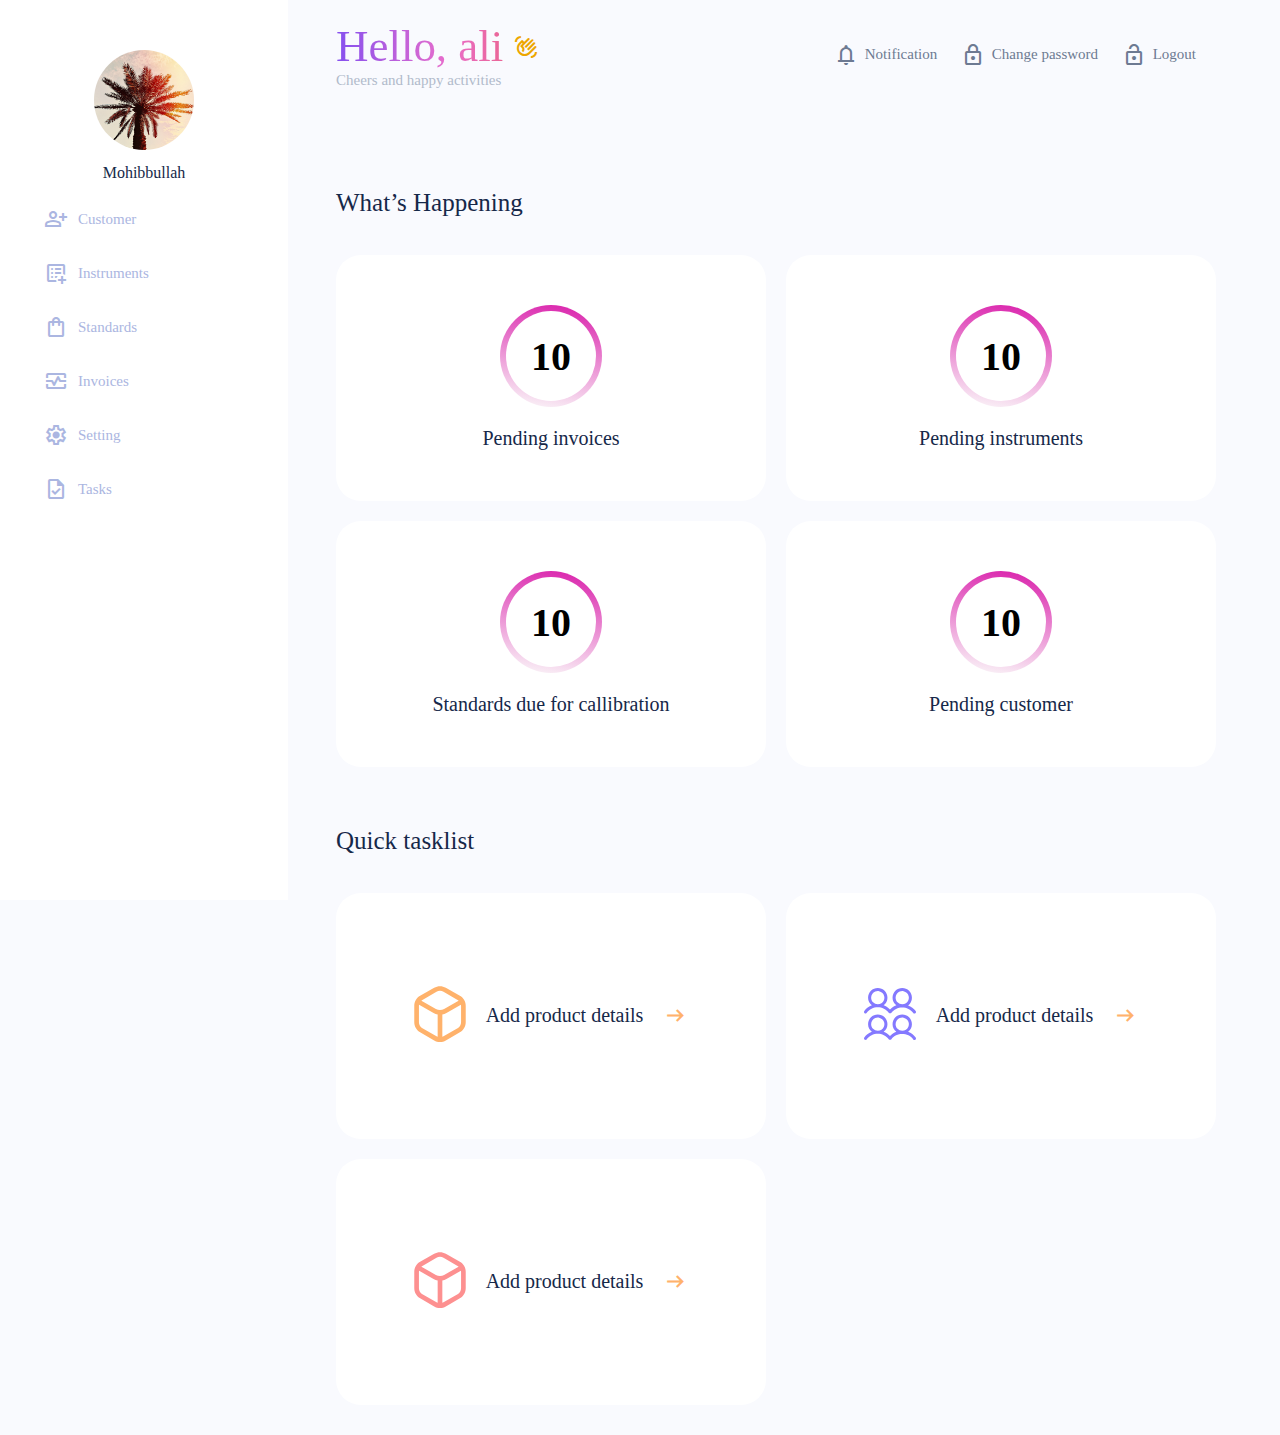
<file: index.html>
<!DOCTYPE html>
<html lang="en">
<head>
    <meta charset="UTF-8">
    <meta http-equiv="X-UA-Compatible" content="IE=edge">
    <meta name="viewport" content="width=device-width, initial-scale=1.0">

    <!-- google icon -->
    <link rel="stylesheet" href="https://fonts.googleapis.com/css2?family=Material+Symbols+Outlined:opsz,wght,FILL,GRAD@20..48,100..700,0..1,-50..200" />

    <title>calibration report tool</title>
    <link rel="stylesheet" href="./css/style.css">
</head>
<body>
    <!-- layout -->
    <div class="main-layout">

        <!-- sidebar -->
        <aside id="side" class="sidebar">
            <!-- close button -->
            <div id="close" class="close">
                X
            </div>
            <!-- close button end -->

            <!-- side logo -->
            <div class="side-logo">
                <figure>
                    <img src="./media/logo.jpg" alt="sideLogo">
                </figure>
                <p class="font-md">Mohibbullah</p>
            </div>
            <!-- side logo end -->
            <div class="side-link">
                <div class="links">
                    <!-- single link -->
                    <a href="./index.html">
                        <span class="material-symbols-outlined">
                            person_add
                        </span>
                        Customer
                    </a>
                    <!-- single link end -->
                    <!-- single link -->
                    <a href="./tabel.html">
                        <span class="material-symbols-outlined">
                            list_alt_add
                        </span>
                        Instruments
                    </a>
                    <!-- single link end -->
                    <!-- single link -->
                    <a href="./standarts.html">
                        <span class="material-symbols-outlined">
                            shopping_bag
                        </span>
                        Standards
                    </a>
                    <!-- single link end -->
                    <!-- single link -->
                    <a href="./invoices.html">
                        <span class="material-symbols-outlined">
                            monitor_heart
                        </span>
                        Invoices
                    </a>
                    <!-- single link end -->
                    <!-- single link -->
                    <a href="./setting.html">
                        <span class="material-symbols-outlined">
                            settings
                        </span>
                        Setting
                    </a>
                    <!-- single link end -->
                    <!-- single link -->
                    <a href="./task.html">
                        <span class="material-symbols-outlined">
                            task
                        </span>
                        Tasks
                    </a>
                    <!-- single link end -->

                    <a href="#" class="show">
                        <span class="material-symbols-outlined icon-width">
                            lock_open
                        </span>
                        Logout
                    </a>
                </div>
            </div>
        </aside>
        <!-- sidebar end -->

        <!-- navbar -->
        <div class="navbar d-flex align-center justify-between">
            <!-- side icon and logo -->
            <div class="d-flex align-center gap-2 sideIcon">
                <!-- bars icon -->
                <div id="menu" class="bars">
                    <span class="material-symbols-outlined">
                        menu
                    </span>
                </div>
                <!-- bars icon end -->

                <!-- logo -->
                <div class="logo">
                    <h2 class="gradien-color">Hello, ali</h2>
                    <p class="text-sm">Cheers and happy activities</p>
                    <span class="material-symbols-outlined">
                        waving_hand
                    </span>
                </div>
                <!-- logo end -->
            </div>
            <!-- side icon and logo end -->

            <!-- nav items -->
            <nav class="nav-link">
                <a href="#" class="size">
                    <span class="material-symbols-outlined icon-width">
                        notifications
                    </span>
                    <span class="text-sm">Notification</span>
                </a>
                <a href="#" class="change">
                    <span class="material-symbols-outlined icon-width">
                        lock
                    </span>
                    <span class="text-sm">Change password</span>
                </a>
                <a href="#" class="change">
                    <span class="material-symbols-outlined icon-width">
                        lock_open
                    </span>
                    <span class="text-sm">Logout</span>
                </a>
            </nav>
            <!-- nav items end -->
        </div>
        <!-- navbar end -->

        <!-- main body -->
        <section class="customer">
            <div class="happening">
                <h3 class="pending-title">What’s Happening</h3>
                <div class="pending">
                    <div class="card">
                        <h2 class="pending-value">
                            <span>10</span>
                        </h2>
                        <p>Pending invoices</p>
                    </div>
                    <div class="card">
                        <h2 class="pending-value">
                            <span>10</span>
                        </h2>
                        <p>Pending instruments</p>
                    </div>
                    <div class="card">
                        <h2 class="pending-value">
                            <span>10</span>
                        </h2>
                        <p>Standards due for callibration</p>
                    </div>
                    <div class="card">
                        <h2 class="pending-value">
                            <span>10</span>
                        </h2>
                        <p>Pending customer</p>
                    </div>
            </div>
            </div>

            <div class="tasklist">
                <h3 class="task-title">Quick tasklist</h3>
                <!-- card box -->
                <div class="card-box">
                    <!-- single card -->
                    <div class="card">
                        <figure>
                            <img src="./media/box-icon.svg" alt="">
                        </figure>
                        <p>Add product details</p>
                        <span class="material-symbols-outlined">
                            arrow_right_alt
                        </span>
                    </div>
                    <!-- single card end -->
                    <!-- single card -->
                    <div class="card">
                        <figure>
                            <img src="./media/man-icon.svg" alt="">
                        </figure>
                        <p>Add product details</p>
                        <span class="material-symbols-outlined">
                            arrow_right_alt
                        </span>
                    </div>
                    <!-- single card end -->
                    <!-- single card -->
                    <div class="card">
                        <figure>
                            <img src="./media/box-icon-2.svg" alt="">
                        </figure>
                        <p>Add product details</p>
                        <span class="material-symbols-outlined">
                            arrow_right_alt
                        </span>
                    </div>
                    <!-- single card end -->
                </div>
                <!-- card box end -->
            </div>
        </section>
        <!-- main body end -->
    </div>
    <!-- layout end -->

    <script src="./app.js"></script>
</body>
</html>
</file>
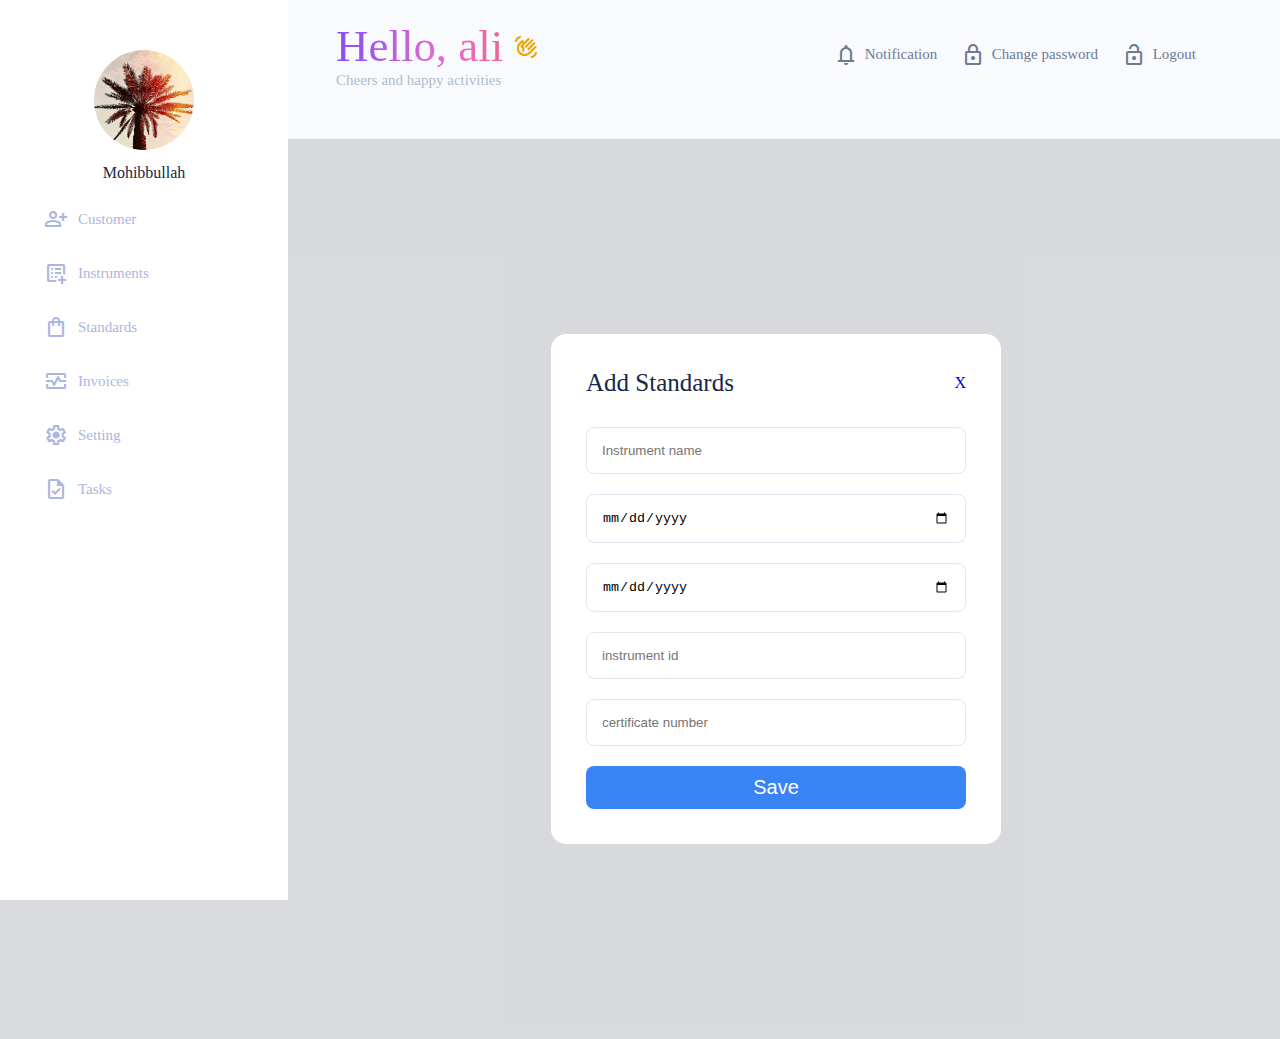
<file: invoices.html>
<!DOCTYPE html>
<html lang="en">
<head>
    <meta charset="UTF-8">
    <meta http-equiv="X-UA-Compatible" content="IE=edge">
    <meta name="viewport" content="width=device-width, initial-scale=1.0">

    <!-- google icon -->
    <link rel="stylesheet" href="https://fonts.googleapis.com/css2?family=Material+Symbols+Outlined:opsz,wght,FILL,GRAD@20..48,100..700,0..1,-50..200" />

    <title>calibration report tool</title>
    <link rel="stylesheet" href="./css/style.css">
</head>
<body>
    <!-- layout -->
    <div class="main-layout">

        <!-- sidebar -->
        <aside id="side" class="sidebar">
            <!-- close button -->
            <div id="close" class="close">
                X
            </div>
            <!-- close button end -->

            <!-- side logo -->
            <div class="side-logo">
                <figure>
                    <img src="./media/logo.jpg" alt="sideLogo">
                </figure>
                <p class="font-md">Mohibbullah</p>
            </div>
            <!-- side logo end -->
            <div class="side-link">
                <div class="links">
                    <!-- single link -->
                    <a href="./index.html">
                        <span class="material-symbols-outlined">
                            person_add
                        </span>
                        Customer
                    </a>
                    <!-- single link end -->
                    <!-- single link -->
                    <a href="./tabel.html">
                        <span class="material-symbols-outlined">
                            list_alt_add
                        </span>
                        Instruments
                    </a>
                    <!-- single link end -->
                    <!-- single link -->
                    <a href="./standarts.html">
                        <span class="material-symbols-outlined">
                            shopping_bag
                        </span>
                        Standards
                    </a>
                    <!-- single link end -->
                    <!-- single link -->
                    <a href="./invoices.html">
                        <span class="material-symbols-outlined">
                            monitor_heart
                        </span>
                        Invoices
                    </a>
                    <!-- single link end -->
                    <!-- single link -->
                    <a href="./setting.html">
                        <span class="material-symbols-outlined">
                            settings
                        </span>
                        Setting
                    </a>
                    <!-- single link end -->
                    <!-- single link -->
                    <a href="./task.html">
                        <span class="material-symbols-outlined">
                            task
                        </span>
                        Tasks
                    </a>
                    <!-- single link end -->

                    <a href="#" class="show">
                        <span class="material-symbols-outlined icon-width">
                            lock_open
                        </span>
                        Logout
                    </a>
                </div>
            </div>
        </aside>
        <!-- sidebar end -->

        <!-- navbar -->
        <div class="navbar d-flex align-center justify-between">
            <!-- side icon and logo -->
            <div class="d-flex align-center gap-2 sideIcon">
                <!-- bars icon -->
                <div id="menu" class="bars">
                    <span class="material-symbols-outlined">
                        menu
                    </span>
                </div>
                <!-- bars icon end -->

                <!-- logo -->
                <div class="logo">
                    <h2 class="gradien-color">Hello, ali</h2>
                    <p class="text-sm">Cheers and happy activities</p>
                    <span class="material-symbols-outlined">
                        waving_hand
                    </span>
                </div>
                <!-- logo end -->
            </div>
            <!-- side icon and logo end -->

            <!-- nav items -->
            <nav class="nav-link">
                <a href="#" class="size">
                    <span class="material-symbols-outlined icon-width">
                        notifications
                    </span>
                    <span class="text-sm">Notification</span>
                </a>
                <a href="#" class="change">
                    <span class="material-symbols-outlined icon-width">
                        lock
                    </span>
                    <span class="text-sm">Change password</span>
                </a>
                <a href="#" class="change">
                    <span class="material-symbols-outlined icon-width">
                        lock_open
                    </span>
                    <span class="text-sm">Logout</span>
                </a>
            </nav>
            <!-- nav items end -->
        </div>
        <!-- navbar end -->

        <!-- main body -->
        <div class="invoices">
            <div class="invoice-form">
                <!-- form -->
                <form action="#">
                    <!-- title -->
                    <div class="form-title d-flex align-center">
                        <h2>Add Standards</h2>
                        <a href="#">X</a>
                    </div>
                    <!-- title end -->
                    <!-- input box -->
                    <div class="input-box">
                        <input type="text" name="" id="" placeholder="Instrument name">

                        <input type="date" name="" id="" placeholder="">
                        <input type="date" name="" id="" placeholder="">

                        <input type="text" name="" id="" placeholder="instrument id">

                        <input type="text" name="" id="" placeholder="certificate number">
                    </div>
                    <!-- input box end -->

                    <!-- button -->
                    <div class="sub-btn">
                        <button type="submit">Save</button>
                    </div>
                    <!-- button end -->
                </form>
                <!-- form end -->
            </div>
        </div>
        <!-- main body end -->
    </div>
    <!-- layout end -->

    <script src="./app.js"></script>
</body>
</html>
</file>
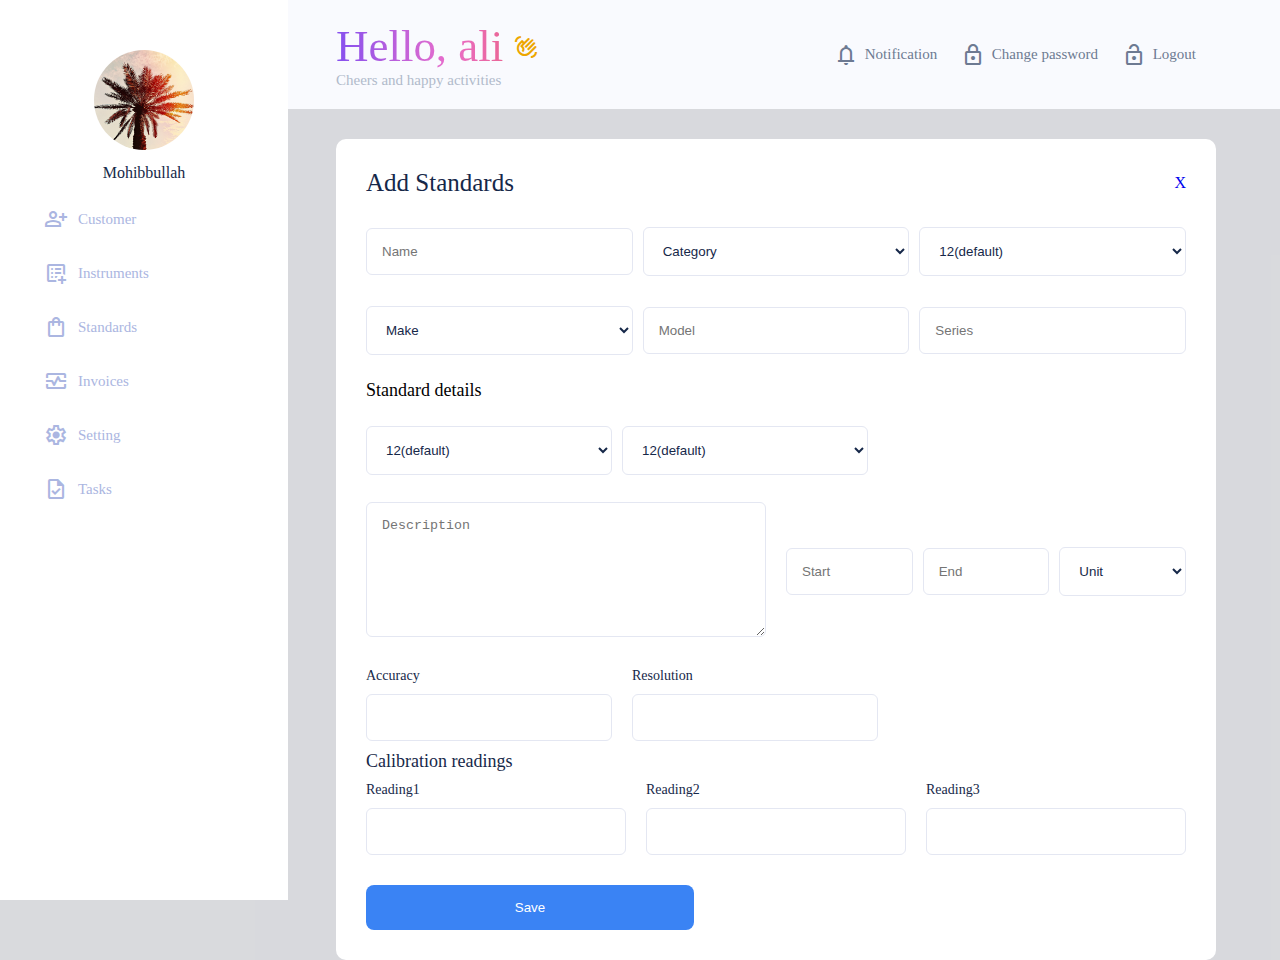
<file: setting.html>
<!DOCTYPE html>
<html lang="en">
<head>
    <meta charset="UTF-8">
    <meta http-equiv="X-UA-Compatible" content="IE=edge">
    <meta name="viewport" content="width=device-width, initial-scale=1.0">

    <!-- google icon -->
    <link rel="stylesheet" href="https://fonts.googleapis.com/css2?family=Material+Symbols+Outlined:opsz,wght,FILL,GRAD@20..48,100..700,0..1,-50..200" />

    <title>calibration report tool</title>
    <link rel="stylesheet" href="./css/style.css">
</head>
<body>
    <!-- layout -->
    <div class="main-layout">

        <!-- sidebar -->
        <aside id="side" class="sidebar">
            <!-- close button -->
            <div id="close" class="close">
                X
            </div>
            <!-- close button end -->

            <!-- side logo -->
            <div class="side-logo">
                <figure>
                    <img src="./media/logo.jpg" alt="sideLogo">
                </figure>
                <p class="font-md">Mohibbullah</p>
            </div>
            <!-- side logo end -->
            <div class="side-link">
                <div class="links">
                    <!-- single link -->
                    <a href="./index.html">
                        <span class="material-symbols-outlined">
                            person_add
                        </span>
                        Customer
                    </a>
                    <!-- single link end -->
                    <!-- single link -->
                    <a href="./tabel.html">
                        <span class="material-symbols-outlined">
                            list_alt_add
                        </span>
                        Instruments
                    </a>
                    <!-- single link end -->
                    <!-- single link -->
                    <a href="./standarts.html">
                        <span class="material-symbols-outlined">
                            shopping_bag
                        </span>
                        Standards
                    </a>
                    <!-- single link end -->
                    <!-- single link -->
                    <a href="./invoices.html">
                        <span class="material-symbols-outlined">
                            monitor_heart
                        </span>
                        Invoices
                    </a>
                    <!-- single link end -->
                    <!-- single link -->
                    <a href="./setting.html">
                        <span class="material-symbols-outlined">
                            settings
                        </span>
                        Setting
                    </a>
                    <!-- single link end -->
                    <!-- single link -->
                    <a href="./task.html">
                        <span class="material-symbols-outlined">
                            task
                        </span>
                        Tasks
                    </a>
                    <!-- single link end -->

                    <a href="#" class="show">
                        <span class="material-symbols-outlined icon-width">
                            lock_open
                        </span>
                        Logout
                    </a>
                </div>
            </div>
        </aside>
        <!-- sidebar end -->

        <!-- navbar -->
        <div class="navbar d-flex align-center justify-between">
            <!-- side icon and logo -->
            <div class="d-flex align-center gap-2 sideIcon">
                <!-- bars icon -->
                <div id="menu" class="bars">
                    <span class="material-symbols-outlined">
                        menu
                    </span>
                </div>
                <!-- bars icon end -->

                <!-- logo -->
                <div class="logo">
                    <h2 class="gradien-color">Hello, ali</h2>
                    <p class="text-sm">Cheers and happy activities</p>
                    <span class="material-symbols-outlined">
                        waving_hand
                    </span>
                </div>
                <!-- logo end -->
            </div>
            <!-- side icon and logo end -->

            <!-- nav items -->
            <nav class="nav-link">
                <a href="#" class="size">
                    <span class="material-symbols-outlined icon-width">
                        notifications
                    </span>
                    <span class="text-sm">Notification</span>
                </a>
                <a href="#" class="change">
                    <span class="material-symbols-outlined icon-width">
                        lock
                    </span>
                    <span class="text-sm">Change password</span>
                </a>
                <a href="#" class="change">
                    <span class="material-symbols-outlined icon-width">
                        lock_open
                    </span>
                    <span class="text-sm">Logout</span>
                </a>
            </nav>
            <!-- nav items end -->
        </div>
        <!-- navbar end -->

        <!-- main body -->
        <div class="setting">
            <div class="setting-form">
                <!-- form -->
                <form action="#">
                    <!-- title -->
                    <div class="form-title d-flex align-center">
                        <h2>Add Standards</h2>
                        <a href="#">X</a>
                    </div>
                    <!-- title end -->

                    <!-- input box -->
                    <div class="input-box">
                        <div class="input">
                            <input type="text" name="" id="" placeholder="Name">
                        </div>

                        <div class="input">
                            <select name="" id="">
                                <option value="">Category</option>
                                <option value="">Hasan</option>
                                <option value="">ali</option>
                                <option value="">sagor</option>
                            </select>
                        </div>

                        <div class="input">
                            <select name="" id="">
                                <option value="">12(default)</option>
                                <option value="">39</option>
                                <option value="">48</option>
                                <option value="">99</option>
                            </select>
                        </div>
                    </div>
                    <!-- input box end -->

                    <!-- input box -->
                    <div class="input-box">

                        <div class="input">
                            <select name="" id="">
                                <option value="">Make</option>
                                <option value="">take</option>
                                <option value="">lock</option>
                                <option value="">show</option>
                            </select>
                        </div>

                        <div class="input">
                            <input type="text" name="" id="" placeholder="Model">
                        </div>

                        <div class="input">
                            <input type="text" name="" id="" placeholder="Series">
                        </div>
                    </div>
                    <!-- input box end -->

                    <div class="details">
                        <h2>Standard details</h2>
                        <div class="items d-flex align-center gap-1">
                            <select name="" id="">
                                <option value="">12(default)</option>
                                <option value="">39</option>
                                <option value="">48</option>
                                <option value="">99</option>
                            </select>

                            <select name="" id="">
                                <option value="">12(default)</option>
                                <option value="">39</option>
                                <option value="">48</option>
                                <option value="">99</option>
                            </select>
                        </div>
                    </div>

                    <div class="message d-flex gap-2">
                        <div class="sms">
                            <textarea name="" id="" cols="30" rows="10" placeholder="Description"></textarea>
                        </div>

                        <div class="boxs d-flex gap-1 align-center">
                            <input type="text" placeholder="Start">
                            <input type="text" placeholder="End">
                            <select name="" id="">
                                <option value="">Unit</option>
                                <option value="">39</option>
                                <option value="">48</option>
                                <option value="">99</option>
                            </select>
                        </div>
                    </div>

                    <div class="acy-res d-flex align-center gap-2">
                        <div class="area">
                            <label for="acy">Accuracy</label>
                            <input type="text" id="acy">
                        </div>

                        <div class="area">
                            <label for="res">Resolution</label>
                            <input type="text" id="res">
                        </div>
                    </div>

                    <div class="reading">
                        <h2>Calibration readings</h2>

                        <div class="box-container w-full d-flex align-center gap-2">
                            <div class="content w-full">
                                <label for="red">Reading1</label>
                                <input type="text" id="red">
                            </div>

                            <div class="content w-full">
                                <label for="red2">Reading2</label>
                                <input type="text" id="red2">
                            </div>

                            <div class="content w-full">
                                <label for="red3">Reading3</label>
                                <input type="text" id="red3">
                            </div>
                        </div>
                    </div>

                    <!-- button -->
                    <div class="sub-btn">
                        <button type="submit">Save</button>
                    </div>
                    <!-- button end -->

                </form>
                <!-- form end -->
            </div>
        </div>
        <!-- main body end -->
    </div>
    <!-- layout end -->

    <script src="./app.js"></script>
</body>
</html>
</file>
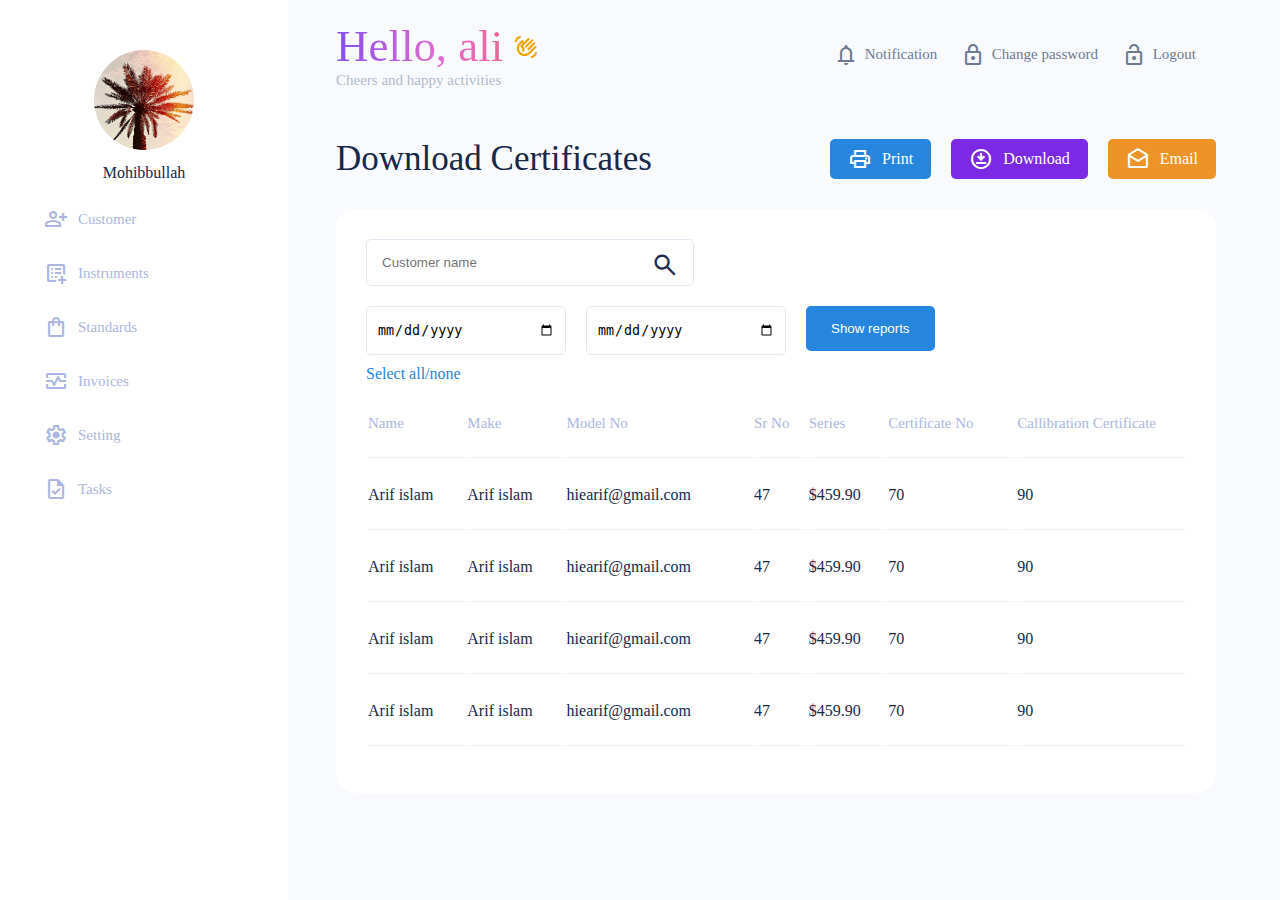
<file: standarts.html>
<!DOCTYPE html>
<html lang="en">
<head>
    <meta charset="UTF-8">
    <meta http-equiv="X-UA-Compatible" content="IE=edge">
    <meta name="viewport" content="width=device-width, initial-scale=1.0">

    <!-- google icon -->
    <link rel="stylesheet" href="https://fonts.googleapis.com/css2?family=Material+Symbols+Outlined:opsz,wght,FILL,GRAD@20..48,100..700,0..1,-50..200" />

    <title>calibration report tool</title>
    <link rel="stylesheet" href="./css/style.css">
</head>
<body>
    <!-- layout -->
    <div class="main-layout">

        <!-- sidebar -->
        <aside id="side" class="sidebar">
            <!-- close button -->
            <div id="close" class="close">
                X
            </div>
            <!-- close button end -->

            <!-- side logo -->
            <div class="side-logo">
                <figure>
                    <img src="./media/logo.jpg" alt="sideLogo">
                </figure>
                <p class="font-md">Mohibbullah</p>
            </div>
            <!-- side logo end -->
            <div class="side-link">
                <div class="links">
                    <!-- single link -->
                    <a href="./index.html">
                        <span class="material-symbols-outlined">
                            person_add
                        </span>
                        Customer
                    </a>
                    <!-- single link end -->
                    <!-- single link -->
                    <a href="./tabel.html">
                        <span class="material-symbols-outlined">
                            list_alt_add
                        </span>
                        Instruments
                    </a>
                    <!-- single link end -->
                    <!-- single link -->
                    <a href="./standarts.html">
                        <span class="material-symbols-outlined">
                            shopping_bag
                        </span>
                        Standards
                    </a>
                    <!-- single link end -->
                    <!-- single link -->
                    <a href="./invoices.html">
                        <span class="material-symbols-outlined">
                            monitor_heart
                        </span>
                        Invoices
                    </a>
                    <!-- single link end -->
                    <!-- single link -->
                    <a href="./setting.html">
                        <span class="material-symbols-outlined">
                            settings
                        </span>
                        Setting
                    </a>
                    <!-- single link end -->
                    <!-- single link -->
                    <a href="./task.html">
                        <span class="material-symbols-outlined">
                            task
                        </span>
                        Tasks
                    </a>
                    <!-- single link end -->

                    <a href="#" class="show">
                        <span class="material-symbols-outlined icon-width">
                            lock_open
                        </span>
                        Logout
                    </a>
                </div>
            </div>
        </aside>
        <!-- sidebar end -->

        <!-- navbar -->
        <div class="navbar d-flex align-center justify-between">
            <!-- side icon and logo -->
            <div class="d-flex align-center gap-2 sideIcon">
                <!-- bars icon -->
                <div id="menu" class="bars">
                    <span class="material-symbols-outlined">
                        menu
                    </span>
                </div>
                <!-- bars icon end -->

                <!-- logo -->
                <div class="logo">
                    <h2 class="gradien-color">Hello, ali</h2>
                    <p class="text-sm">Cheers and happy activities</p>
                    <span class="material-symbols-outlined">
                        waving_hand
                    </span>
                </div>
                <!-- logo end -->
            </div>
            <!-- side icon and logo end -->

            <!-- nav items -->
            <nav class="nav-link">
                <a href="#" class="size">
                    <span class="material-symbols-outlined icon-width">
                        notifications
                    </span>
                    <span class="text-sm">Notification</span>
                </a>
                <a href="#" class="change">
                    <span class="material-symbols-outlined icon-width">
                        lock
                    </span>
                    <span class="text-sm">Change password</span>
                </a>
                <a href="#" class="change">
                    <span class="material-symbols-outlined icon-width">
                        lock_open
                    </span>
                    <span class="text-sm">Logout</span>
                </a>
            </nav>
            <!-- nav items end -->
        </div>
        <!-- navbar end -->

        <!-- main body -->
        <div class="stand">
            <div class="stand-top d-flex">
                <!-- title -->
                <div class="title">
                    <h2>download certificates</h2>
                </div>
                <!-- title end -->

                <!-- download button -->
                <div class="download-btn">
                    <!-- button -->
                    <div class="d-flex gap-2 align-center flex-wrap">
                        <!-- single button -->
                        <a href="#" class="print d-flex gap-1 align-center">
                            <span class="material-symbols-outlined">
                                print
                            </span>
                            Print
                        </a>
                        <!-- single button end -->
                        <!-- single button -->
                        <a href="#" class="download d-flex gap-1 align-center">
                            <span class="material-symbols-outlined">
                                download_for_offline
                            </span>
                            Download
                        </a>
                        <!-- single button end -->
                        <!-- single button -->
                        <a href="#" class="email d-flex gap-1 align-center">
                            <span class="material-symbols-outlined">
                                drafts
                            </span>
                            Email
                        </a>
                        <!-- single button end -->
                    </div>
                    <!-- button end -->
                </div>
                <!-- download button end -->
            </div>
            <div class="stand-body">
                <!-- standards form -->
                <div class="stand-form">
                    <!-- form -->
                    <form action="#">
                        <!-- search -->
                        <div class="search">
                            <input type="text" name="search" id="" placeholder="Customer name">

                            <span class="material-symbols-outlined">
                                search
                            </span>
                            
                        </div>
                        <!-- search end -->
                        <!-- from -->
                        <div class="date">
                            <div class=" d-flex gap-2 flex-wrap">
                                <div class="box">
                                    <input type="date" name="from" id="">
                                </div>
                                <div class="box">
                                    <input type="date" name="to" id="">
                                </div>
                                <div class="btn">
                                    <button type="button">Show reports</button>
                                </div>
                            </div>
                        </div>
                        <!-- from end -->
                        <p class="selet">Select all/none</p>

                        <!-- table -->
                        <div class="stand-table">
                            <table>
                                <thead>
                                    <tr>
                                        <th>name</th>
                                        <th>make</th>
                                        <th>model no</th>
                                        <th>Sr no</th>
                                        <th>Series</th>
                                        <th>certificate no</th>
                                        <th>Callibration
                                            certificate</th>
                                        <th>Cest certificate no</th>
                                        <th>Test certificate</th>
                                        <th>Action</th>
                                    </tr>
                                </thead>
                                <tbody>
                                    <tr>
                                        <td>Arif islam</td>
                                        <td>Arif islam</td>
                                        <td>hiearif@gmail.com</td>
                                        <td>47</td>
                                        <td>$459.90</td>
                                        <td>70</td>
                                        <td>90</td>
                                        <td></td>
                                        <td></td>
                                        <td class="edit-delete">
                                            <!-- edit button -->
                                            <a href="#" class="edit-btn">
                                                <span>
                                                    <svg xmlns="http://www.w3.org/2000/svg" fill="none" viewBox="0 0 24 24" stroke-width="1.5" stroke="currentColor">
                                                        <path stroke-linecap="round" stroke-linejoin="round" d="M16.862 4.487l1.687-1.688a1.875 1.875 0 112.652 2.652L10.582 16.07a4.5 4.5 0 01-1.897 1.13L6 18l.8-2.685a4.5 4.5 0 011.13-1.897l8.932-8.931zm0 0L19.5 7.125M18 14v4.75A2.25 2.25 0 0115.75 21H5.25A2.25 2.25 0 013 18.75V8.25A2.25 2.25 0 015.25 6H10" />
                                                    </svg> 
                                                </span>
                                            </a>
                                            <!-- edit button end -->
    
                                            <!-- delete button -->
                                            <a href="#" class="delete-btn">
                                                <span>
                                                    <svg xmlns="http://www.w3.org/2000/svg" fill="none" viewBox="0 0 24 24" stroke-width="1.5" stroke="currentColor">
                                                        <path stroke-linecap="round" stroke-linejoin="round" d="M14.74 9l-.346 9m-4.788 0L9.26 9m9.968-3.21c.342.052.682.107 1.022.166m-1.022-.165L18.16 19.673a2.25 2.25 0 01-2.244 2.077H8.084a2.25 2.25 0 01-2.244-2.077L4.772 5.79m14.456 0a48.108 48.108 0 00-3.478-.397m-12 .562c.34-.059.68-.114 1.022-.165m0 0a48.11 48.11 0 013.478-.397m7.5 0v-.916c0-1.18-.91-2.164-2.09-2.201a51.964 51.964 0 00-3.32 0c-1.18.037-2.09 1.022-2.09 2.201v.916m7.5 0a48.667 48.667 0 00-7.5 0" />
                                                    </svg>
                                                </span>
                                            </a>
                                            <!-- delete button end -->
                                        </td>
                                    </tr>
                                    <tr>
                                        <td>Arif islam</td>
                                        <td>Arif islam</td>
                                        <td>hiearif@gmail.com</td>
                                        <td>47</td>
                                        <td>$459.90</td>
                                        <td>70</td>
                                        <td>90</td>
                                        <td></td>
                                        <td></td>
                                        <td class="edit-delete">
                                            <!-- edit button -->
                                            <a href="#" class="edit-btn">
                                                <span>
                                                    <svg xmlns="http://www.w3.org/2000/svg" fill="none" viewBox="0 0 24 24" stroke-width="1.5" stroke="currentColor">
                                                        <path stroke-linecap="round" stroke-linejoin="round" d="M16.862 4.487l1.687-1.688a1.875 1.875 0 112.652 2.652L10.582 16.07a4.5 4.5 0 01-1.897 1.13L6 18l.8-2.685a4.5 4.5 0 011.13-1.897l8.932-8.931zm0 0L19.5 7.125M18 14v4.75A2.25 2.25 0 0115.75 21H5.25A2.25 2.25 0 013 18.75V8.25A2.25 2.25 0 015.25 6H10" />
                                                    </svg> 
                                                </span>
                                            </a>
                                            <!-- edit button end -->
    
                                            <!-- delete button -->
                                            <a href="#" class="delete-btn">
                                                <span>
                                                    <svg xmlns="http://www.w3.org/2000/svg" fill="none" viewBox="0 0 24 24" stroke-width="1.5" stroke="currentColor">
                                                        <path stroke-linecap="round" stroke-linejoin="round" d="M14.74 9l-.346 9m-4.788 0L9.26 9m9.968-3.21c.342.052.682.107 1.022.166m-1.022-.165L18.16 19.673a2.25 2.25 0 01-2.244 2.077H8.084a2.25 2.25 0 01-2.244-2.077L4.772 5.79m14.456 0a48.108 48.108 0 00-3.478-.397m-12 .562c.34-.059.68-.114 1.022-.165m0 0a48.11 48.11 0 013.478-.397m7.5 0v-.916c0-1.18-.91-2.164-2.09-2.201a51.964 51.964 0 00-3.32 0c-1.18.037-2.09 1.022-2.09 2.201v.916m7.5 0a48.667 48.667 0 00-7.5 0" />
                                                    </svg>
                                                </span>
                                            </a>
                                            <!-- delete button end -->
                                        </td>
                                    </tr>
                                    <tr>
                                        <td>Arif islam</td>
                                        <td>Arif islam</td>
                                        <td>hiearif@gmail.com</td>
                                        <td>47</td>
                                        <td>$459.90</td>
                                        <td>70</td>
                                        <td>90</td>
                                        <td></td>
                                        <td></td>
                                        <td class="edit-delete">
                                            <!-- edit button -->
                                            <a href="#" class="edit-btn">
                                                <span>
                                                    <svg xmlns="http://www.w3.org/2000/svg" fill="none" viewBox="0 0 24 24" stroke-width="1.5" stroke="currentColor">
                                                        <path stroke-linecap="round" stroke-linejoin="round" d="M16.862 4.487l1.687-1.688a1.875 1.875 0 112.652 2.652L10.582 16.07a4.5 4.5 0 01-1.897 1.13L6 18l.8-2.685a4.5 4.5 0 011.13-1.897l8.932-8.931zm0 0L19.5 7.125M18 14v4.75A2.25 2.25 0 0115.75 21H5.25A2.25 2.25 0 013 18.75V8.25A2.25 2.25 0 015.25 6H10" />
                                                    </svg> 
                                                </span>
                                            </a>
                                            <!-- edit button end -->
    
                                            <!-- delete button -->
                                            <a href="#" class="delete-btn">
                                                <span>
                                                    <svg xmlns="http://www.w3.org/2000/svg" fill="none" viewBox="0 0 24 24" stroke-width="1.5" stroke="currentColor">
                                                        <path stroke-linecap="round" stroke-linejoin="round" d="M14.74 9l-.346 9m-4.788 0L9.26 9m9.968-3.21c.342.052.682.107 1.022.166m-1.022-.165L18.16 19.673a2.25 2.25 0 01-2.244 2.077H8.084a2.25 2.25 0 01-2.244-2.077L4.772 5.79m14.456 0a48.108 48.108 0 00-3.478-.397m-12 .562c.34-.059.68-.114 1.022-.165m0 0a48.11 48.11 0 013.478-.397m7.5 0v-.916c0-1.18-.91-2.164-2.09-2.201a51.964 51.964 0 00-3.32 0c-1.18.037-2.09 1.022-2.09 2.201v.916m7.5 0a48.667 48.667 0 00-7.5 0" />
                                                    </svg>
                                                </span>
                                            </a>
                                            <!-- delete button end -->
                                        </td>
                                    </tr>
                                    
                                    <tr>
                                        <td>Arif islam</td>
                                        <td>Arif islam</td>
                                        <td>hiearif@gmail.com</td>
                                        <td>47</td>
                                        <td>$459.90</td>
                                        <td>70</td>
                                        <td>90</td>
                                        <td></td>
                                        <td></td>
                                        <td class="edit-delete">
                                            <!-- edit button -->
                                            <a href="#" class="edit-btn">
                                                <span>
                                                    <svg xmlns="http://www.w3.org/2000/svg" fill="none" viewBox="0 0 24 24" stroke-width="1.5" stroke="currentColor">
                                                        <path stroke-linecap="round" stroke-linejoin="round" d="M16.862 4.487l1.687-1.688a1.875 1.875 0 112.652 2.652L10.582 16.07a4.5 4.5 0 01-1.897 1.13L6 18l.8-2.685a4.5 4.5 0 011.13-1.897l8.932-8.931zm0 0L19.5 7.125M18 14v4.75A2.25 2.25 0 0115.75 21H5.25A2.25 2.25 0 013 18.75V8.25A2.25 2.25 0 015.25 6H10" />
                                                    </svg> 
                                                </span>
                                            </a>
                                            <!-- edit button end -->
    
                                            <!-- delete button -->
                                            <a href="#" class="delete-btn">
                                                <span>
                                                    <svg xmlns="http://www.w3.org/2000/svg" fill="none" viewBox="0 0 24 24" stroke-width="1.5" stroke="currentColor">
                                                        <path stroke-linecap="round" stroke-linejoin="round" d="M14.74 9l-.346 9m-4.788 0L9.26 9m9.968-3.21c.342.052.682.107 1.022.166m-1.022-.165L18.16 19.673a2.25 2.25 0 01-2.244 2.077H8.084a2.25 2.25 0 01-2.244-2.077L4.772 5.79m14.456 0a48.108 48.108 0 00-3.478-.397m-12 .562c.34-.059.68-.114 1.022-.165m0 0a48.11 48.11 0 013.478-.397m7.5 0v-.916c0-1.18-.91-2.164-2.09-2.201a51.964 51.964 0 00-3.32 0c-1.18.037-2.09 1.022-2.09 2.201v.916m7.5 0a48.667 48.667 0 00-7.5 0" />
                                                    </svg>
                                                </span>
                                            </a>
                                            <!-- delete button end -->
                                        </td>
                                    </tr>
                                    <tr>
                                        <td>Arif islam</td>
                                        <td>Arif islam</td>
                                        <td>hiearif@gmail.com</td>
                                        <td>47</td>
                                        <td>$459.90</td>
                                        <td>70</td>
                                        <td>90</td>
                                        <td></td>
                                        <td></td>
                                        <td class="edit-delete">
                                            <!-- edit button -->
                                            <a href="#" class="edit-btn">
                                                <span>
                                                    <svg xmlns="http://www.w3.org/2000/svg" fill="none" viewBox="0 0 24 24" stroke-width="1.5" stroke="currentColor">
                                                        <path stroke-linecap="round" stroke-linejoin="round" d="M16.862 4.487l1.687-1.688a1.875 1.875 0 112.652 2.652L10.582 16.07a4.5 4.5 0 01-1.897 1.13L6 18l.8-2.685a4.5 4.5 0 011.13-1.897l8.932-8.931zm0 0L19.5 7.125M18 14v4.75A2.25 2.25 0 0115.75 21H5.25A2.25 2.25 0 013 18.75V8.25A2.25 2.25 0 015.25 6H10" />
                                                    </svg> 
                                                </span>
                                            </a>
                                            <!-- edit button end -->
    
                                            <!-- delete button -->
                                            <a href="#" class="delete-btn">
                                                <span>
                                                    <svg xmlns="http://www.w3.org/2000/svg" fill="none" viewBox="0 0 24 24" stroke-width="1.5" stroke="currentColor">
                                                        <path stroke-linecap="round" stroke-linejoin="round" d="M14.74 9l-.346 9m-4.788 0L9.26 9m9.968-3.21c.342.052.682.107 1.022.166m-1.022-.165L18.16 19.673a2.25 2.25 0 01-2.244 2.077H8.084a2.25 2.25 0 01-2.244-2.077L4.772 5.79m14.456 0a48.108 48.108 0 00-3.478-.397m-12 .562c.34-.059.68-.114 1.022-.165m0 0a48.11 48.11 0 013.478-.397m7.5 0v-.916c0-1.18-.91-2.164-2.09-2.201a51.964 51.964 0 00-3.32 0c-1.18.037-2.09 1.022-2.09 2.201v.916m7.5 0a48.667 48.667 0 00-7.5 0" />
                                                    </svg>
                                                </span>
                                            </a>
                                            <!-- delete button end -->
                                        </td>
                                    </tr>
                                    <tr>
                                        <td>Arif islam</td>
                                        <td>Arif islam</td>
                                        <td>hiearif@gmail.com</td>
                                        <td>47</td>
                                        <td>$459.90</td>
                                        <td>70</td>
                                        <td>90</td>
                                        <td></td>
                                        <td></td>
                                        <td class="edit-delete">
                                            <!-- edit button -->
                                            <a href="#" class="edit-btn">
                                                <span>
                                                    <svg xmlns="http://www.w3.org/2000/svg" fill="none" viewBox="0 0 24 24" stroke-width="1.5" stroke="currentColor">
                                                        <path stroke-linecap="round" stroke-linejoin="round" d="M16.862 4.487l1.687-1.688a1.875 1.875 0 112.652 2.652L10.582 16.07a4.5 4.5 0 01-1.897 1.13L6 18l.8-2.685a4.5 4.5 0 011.13-1.897l8.932-8.931zm0 0L19.5 7.125M18 14v4.75A2.25 2.25 0 0115.75 21H5.25A2.25 2.25 0 013 18.75V8.25A2.25 2.25 0 015.25 6H10" />
                                                    </svg> 
                                                </span>
                                            </a>
                                            <!-- edit button end -->
    
                                            <!-- delete button -->
                                            <a href="#" class="delete-btn">
                                                <span>
                                                    <svg xmlns="http://www.w3.org/2000/svg" fill="none" viewBox="0 0 24 24" stroke-width="1.5" stroke="currentColor">
                                                        <path stroke-linecap="round" stroke-linejoin="round" d="M14.74 9l-.346 9m-4.788 0L9.26 9m9.968-3.21c.342.052.682.107 1.022.166m-1.022-.165L18.16 19.673a2.25 2.25 0 01-2.244 2.077H8.084a2.25 2.25 0 01-2.244-2.077L4.772 5.79m14.456 0a48.108 48.108 0 00-3.478-.397m-12 .562c.34-.059.68-.114 1.022-.165m0 0a48.11 48.11 0 013.478-.397m7.5 0v-.916c0-1.18-.91-2.164-2.09-2.201a51.964 51.964 0 00-3.32 0c-1.18.037-2.09 1.022-2.09 2.201v.916m7.5 0a48.667 48.667 0 00-7.5 0" />
                                                    </svg>
                                                </span>
                                            </a>
                                            <!-- delete button end -->
                                        </td>
                                    </tr>
                                    <tr>
                                        <td>Arif islam</td>
                                        <td>Arif islam</td>
                                        <td>hiearif@gmail.com</td>
                                        <td>47</td>
                                        <td>$459.90</td>
                                        <td>70</td>
                                        <td>90</td>
                                        <td></td>
                                        <td></td>
                                        <td class="edit-delete">
                                            <!-- edit button -->
                                            <a href="#" class="edit-btn">
                                                <span>
                                                    <svg xmlns="http://www.w3.org/2000/svg" fill="none" viewBox="0 0 24 24" stroke-width="1.5" stroke="currentColor">
                                                        <path stroke-linecap="round" stroke-linejoin="round" d="M16.862 4.487l1.687-1.688a1.875 1.875 0 112.652 2.652L10.582 16.07a4.5 4.5 0 01-1.897 1.13L6 18l.8-2.685a4.5 4.5 0 011.13-1.897l8.932-8.931zm0 0L19.5 7.125M18 14v4.75A2.25 2.25 0 0115.75 21H5.25A2.25 2.25 0 013 18.75V8.25A2.25 2.25 0 015.25 6H10" />
                                                    </svg> 
                                                </span>
                                            </a>
                                            <!-- edit button end -->
    
                                            <!-- delete button -->
                                            <a href="#" class="delete-btn">
                                                <span>
                                                    <svg xmlns="http://www.w3.org/2000/svg" fill="none" viewBox="0 0 24 24" stroke-width="1.5" stroke="currentColor">
                                                        <path stroke-linecap="round" stroke-linejoin="round" d="M14.74 9l-.346 9m-4.788 0L9.26 9m9.968-3.21c.342.052.682.107 1.022.166m-1.022-.165L18.16 19.673a2.25 2.25 0 01-2.244 2.077H8.084a2.25 2.25 0 01-2.244-2.077L4.772 5.79m14.456 0a48.108 48.108 0 00-3.478-.397m-12 .562c.34-.059.68-.114 1.022-.165m0 0a48.11 48.11 0 013.478-.397m7.5 0v-.916c0-1.18-.91-2.164-2.09-2.201a51.964 51.964 0 00-3.32 0c-1.18.037-2.09 1.022-2.09 2.201v.916m7.5 0a48.667 48.667 0 00-7.5 0" />
                                                    </svg>
                                                </span>
                                            </a>
                                            <!-- delete button end -->
                                        </td>
                                    </tr>
                                </tbody>
                            </table>
                        </div>
                        <!-- table end -->
                    </form>
                    <!-- form end -->
                </div>
                <!-- standards form end -->
            </div>
        </div>
        <!-- main body end -->
    </div>
    <!-- layout end -->

    <script src="./app.js"></script>
</body>
</html>
</file>
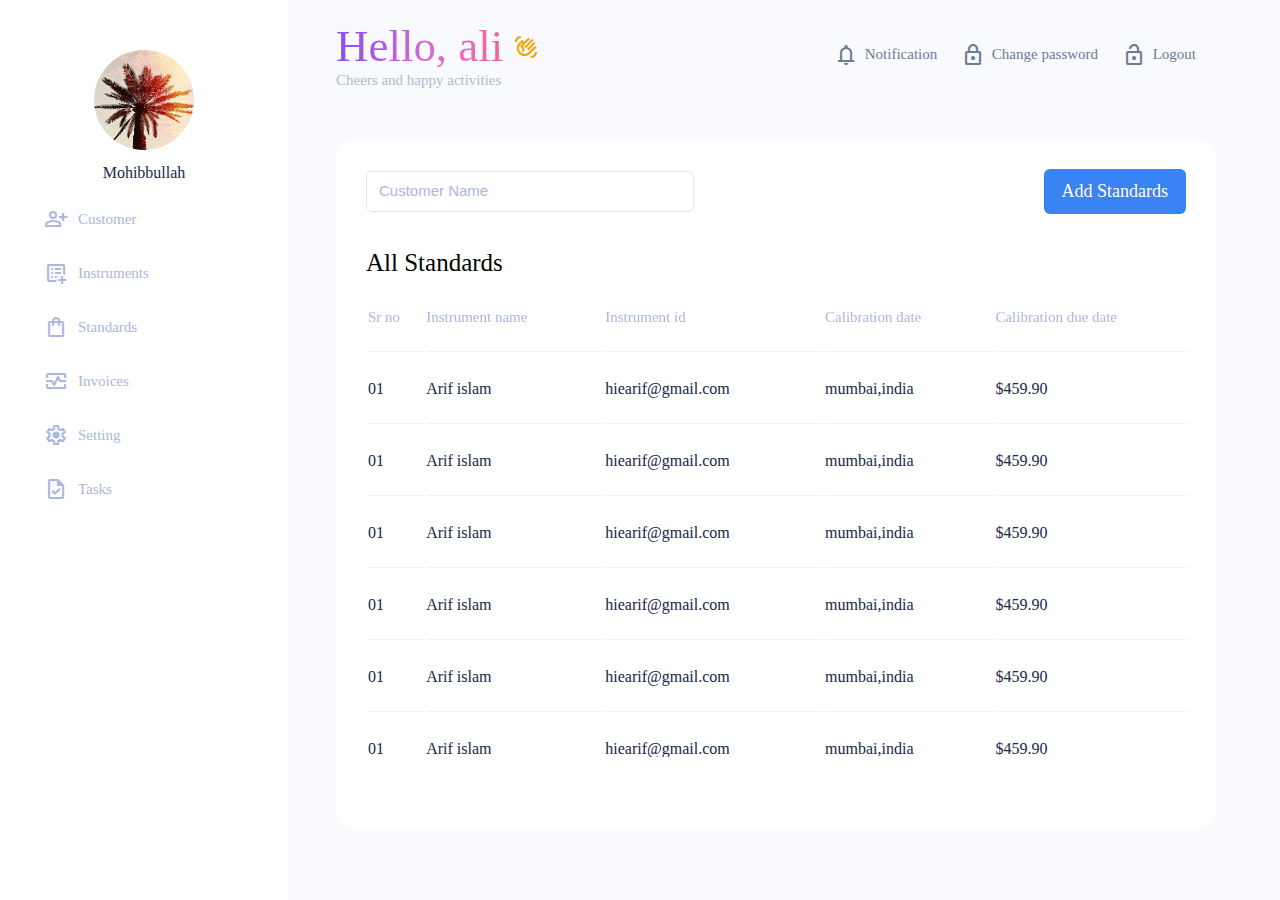
<file: tabel.html>
<!DOCTYPE html>
<html lang="en">
<head>
    <meta charset="UTF-8">
    <meta http-equiv="X-UA-Compatible" content="IE=edge">
    <meta name="viewport" content="width=device-width, initial-scale=1.0">

    <!-- google icon -->
    <link rel="stylesheet" href="https://fonts.googleapis.com/css2?family=Material+Symbols+Outlined:opsz,wght,FILL,GRAD@20..48,100..700,0..1,-50..200" />

    <title>calibration report tool</title>
    <link rel="stylesheet" href="./css/style.css">
</head>
<body>
    <!-- layout -->
    <div class="main-layout">

        <!-- sidebar -->
        <aside id="side" class="sidebar">
            <!-- close button -->
            <div id="close" class="close">
                X
            </div>
            <!-- close button end -->

            <!-- side logo -->
            <div class="side-logo">
                <figure>
                    <img src="./media/logo.jpg" alt="sideLogo">
                </figure>
                <p class="font-md">Mohibbullah</p>
            </div>
            <!-- side logo end -->
            <div class="side-link">
                <div class="links">
                    <!-- single link -->
                    <a href="./index.html">
                        <span class="material-symbols-outlined">
                            person_add
                        </span>
                        Customer
                    </a>
                    <!-- single link end -->
                    <!-- single link -->
                    <a href="./tabel.html">
                        <span class="material-symbols-outlined">
                            list_alt_add
                        </span>
                        Instruments
                    </a>
                    <!-- single link end -->
                    <!-- single link -->
                    <a href="./standarts.html">
                        <span class="material-symbols-outlined">
                            shopping_bag
                        </span>
                        Standards
                    </a>
                    <!-- single link end -->
                    <!-- single link -->
                    <a href="./invoices.html">
                        <span class="material-symbols-outlined">
                            monitor_heart
                        </span>
                        Invoices
                    </a>
                    <!-- single link end -->
                    <!-- single link -->
                    <a href="./setting.html">
                        <span class="material-symbols-outlined">
                            settings
                        </span>
                        Setting
                    </a>
                    <!-- single link end -->
                    <!-- single link -->
                    <a href="./task.html">
                        <span class="material-symbols-outlined">
                            task
                        </span>
                        Tasks
                    </a>
                    <!-- single link end -->

                    <a href="#" class="show">
                        <span class="material-symbols-outlined icon-width">
                            lock_open
                        </span>
                        Logout
                    </a>
                </div>
            </div>
        </aside>
        <!-- sidebar end -->

        <!-- navbar -->
        <div class="navbar d-flex align-center justify-between">
            <!-- side icon and logo -->
            <div class="d-flex align-center gap-2 sideIcon">
                <!-- bars icon -->
                <div id="menu" class="bars">
                    <span class="material-symbols-outlined">
                        menu
                    </span>
                </div>
                <!-- bars icon end -->

                <!-- logo -->
                <div class="logo">
                    <h2 class="gradien-color">Hello, ali</h2>
                    <p class="text-sm">Cheers and happy activities</p>
                    <span class="material-symbols-outlined">
                        waving_hand
                    </span>
                </div>
                <!-- logo end -->
            </div>
            <!-- side icon and logo end -->

            <!-- nav items -->
            <nav class="nav-link">
                <a href="#" class="size">
                    <span class="material-symbols-outlined icon-width">
                        notifications
                    </span>
                    <span class="text-sm">Notification</span>
                </a>
                <a href="#" class="change">
                    <span class="material-symbols-outlined icon-width">
                        lock
                    </span>
                    <span class="text-sm">Change password</span>
                </a>
                <a href="#" class="change">
                    <span class="material-symbols-outlined icon-width">
                        lock_open
                    </span>
                    <span class="text-sm">Logout</span>
                </a>
            </nav>
            <!-- nav items end -->
        </div>
        <!-- navbar end -->

        <!-- main body -->
        <div class="instruments">
            <div class="instruments-body">
                <!-- search area -->
                <div class="search-area d-flex align-center">
                    <!-- search -->
                    <div class="search">
                        <input type="text" name="search" id="" placeholder="Customer name">
                    </div>
                    <!-- search end -->

                    <!-- add button -->
                    <div class="add-btn">
                        <a href="#">Add Standards</a>
                    </div>
                    <!-- add button end -->
                </div>
                <!-- search area end -->

                <!-- All Standards -->
                <div class="standards">
                    <!-- title -->
                    <div class="stan-title">
                        <h2>All Standards</h2>
                    </div>
                    <!-- title end -->

                    <!-- standards table -->
                    <div class="stan-table">
                        <!-- table -->
                        <table class="table">
                            <!-- table head -->
                            <thead>
                                <tr>
                                    <th>Sr no</th>
                                    <th>Instrument name</th>
                                    <th>Instrument id</th>
                                    <th>Calibration date</th>
                                    <th>Calibration due date</th>
                                    <th>Calibration certificate number</th>
                                    <th>Action</th>
                                </tr>
                            </thead>
                            <!-- table head end -->

                            <!-- table body -->
                            <tbody>
                                <!-- table row -->
                                <tr>
                                    <td>01</td>
                                    <td>Arif islam</td>
                                    <td>hiearif@gmail.com</td>
                                    <td>mumbai,india</td>
                                    <td>$459.90</td>
                                    <td><a href="#">view here</a></td>
                                    <td class="edit-delete">
                                        <!-- edit button -->
                                        <a href="#" class="edit-btn">
                                            <span>
                                                <svg xmlns="http://www.w3.org/2000/svg" fill="none" viewBox="0 0 24 24" stroke-width="1.5" stroke="currentColor">
                                                    <path stroke-linecap="round" stroke-linejoin="round" d="M16.862 4.487l1.687-1.688a1.875 1.875 0 112.652 2.652L10.582 16.07a4.5 4.5 0 01-1.897 1.13L6 18l.8-2.685a4.5 4.5 0 011.13-1.897l8.932-8.931zm0 0L19.5 7.125M18 14v4.75A2.25 2.25 0 0115.75 21H5.25A2.25 2.25 0 013 18.75V8.25A2.25 2.25 0 015.25 6H10" />
                                                </svg> 
                                            </span>
                                        </a>
                                        <!-- edit button end -->

                                        <!-- delete button -->
                                        <a href="#" class="delete-btn">
                                            <span>
                                                <svg xmlns="http://www.w3.org/2000/svg" fill="none" viewBox="0 0 24 24" stroke-width="1.5" stroke="currentColor">
                                                    <path stroke-linecap="round" stroke-linejoin="round" d="M14.74 9l-.346 9m-4.788 0L9.26 9m9.968-3.21c.342.052.682.107 1.022.166m-1.022-.165L18.16 19.673a2.25 2.25 0 01-2.244 2.077H8.084a2.25 2.25 0 01-2.244-2.077L4.772 5.79m14.456 0a48.108 48.108 0 00-3.478-.397m-12 .562c.34-.059.68-.114 1.022-.165m0 0a48.11 48.11 0 013.478-.397m7.5 0v-.916c0-1.18-.91-2.164-2.09-2.201a51.964 51.964 0 00-3.32 0c-1.18.037-2.09 1.022-2.09 2.201v.916m7.5 0a48.667 48.667 0 00-7.5 0" />
                                                </svg>
                                            </span>
                                        </a>
                                        <!-- delete button end -->
                                        
                                    </td>
                                </tr>
                                <!-- table row end -->
                                
                                <!-- table row -->
                                <tr>
                                    <td>01</td>
                                    <td>Arif islam</td>
                                    <td>hiearif@gmail.com</td>
                                    <td>mumbai,india</td>
                                    <td>$459.90</td>
                                    <td><a href="#">view here</a></td>
                                    <td class="edit-delete">
                                        <!-- edit button -->
                                        <a href="#" class="edit-btn">
                                            <span>
                                                <svg xmlns="http://www.w3.org/2000/svg" fill="none" viewBox="0 0 24 24" stroke-width="1.5" stroke="currentColor">
                                                    <path stroke-linecap="round" stroke-linejoin="round" d="M16.862 4.487l1.687-1.688a1.875 1.875 0 112.652 2.652L10.582 16.07a4.5 4.5 0 01-1.897 1.13L6 18l.8-2.685a4.5 4.5 0 011.13-1.897l8.932-8.931zm0 0L19.5 7.125M18 14v4.75A2.25 2.25 0 0115.75 21H5.25A2.25 2.25 0 013 18.75V8.25A2.25 2.25 0 015.25 6H10" />
                                                </svg> 
                                            </span>
                                        </a>
                                        <!-- edit button end -->

                                        <!-- delete button -->
                                        <a href="#" class="delete-btn">
                                            <span>
                                                <svg xmlns="http://www.w3.org/2000/svg" fill="none" viewBox="0 0 24 24" stroke-width="1.5" stroke="currentColor">
                                                    <path stroke-linecap="round" stroke-linejoin="round" d="M14.74 9l-.346 9m-4.788 0L9.26 9m9.968-3.21c.342.052.682.107 1.022.166m-1.022-.165L18.16 19.673a2.25 2.25 0 01-2.244 2.077H8.084a2.25 2.25 0 01-2.244-2.077L4.772 5.79m14.456 0a48.108 48.108 0 00-3.478-.397m-12 .562c.34-.059.68-.114 1.022-.165m0 0a48.11 48.11 0 013.478-.397m7.5 0v-.916c0-1.18-.91-2.164-2.09-2.201a51.964 51.964 0 00-3.32 0c-1.18.037-2.09 1.022-2.09 2.201v.916m7.5 0a48.667 48.667 0 00-7.5 0" />
                                                </svg>
                                            </span>
                                        </a>
                                        <!-- delete button end -->
                                        
                                    </td>
                                </tr>
                                <!-- table row end -->
                                <!-- table row -->
                                <tr>
                                    <td>01</td>
                                    <td>Arif islam</td>
                                    <td>hiearif@gmail.com</td>
                                    <td>mumbai,india</td>
                                    <td>$459.90</td>
                                    <td><a href="#">view here</a></td>
                                    <td class="edit-delete">
                                        <!-- edit button -->
                                        <a href="#" class="edit-btn">
                                            <span>
                                                <svg xmlns="http://www.w3.org/2000/svg" fill="none" viewBox="0 0 24 24" stroke-width="1.5" stroke="currentColor">
                                                    <path stroke-linecap="round" stroke-linejoin="round" d="M16.862 4.487l1.687-1.688a1.875 1.875 0 112.652 2.652L10.582 16.07a4.5 4.5 0 01-1.897 1.13L6 18l.8-2.685a4.5 4.5 0 011.13-1.897l8.932-8.931zm0 0L19.5 7.125M18 14v4.75A2.25 2.25 0 0115.75 21H5.25A2.25 2.25 0 013 18.75V8.25A2.25 2.25 0 015.25 6H10" />
                                                </svg> 
                                            </span>
                                        </a>
                                        <!-- edit button end -->

                                        <!-- delete button -->
                                        <a href="#" class="delete-btn">
                                            <span>
                                                <svg xmlns="http://www.w3.org/2000/svg" fill="none" viewBox="0 0 24 24" stroke-width="1.5" stroke="currentColor">
                                                    <path stroke-linecap="round" stroke-linejoin="round" d="M14.74 9l-.346 9m-4.788 0L9.26 9m9.968-3.21c.342.052.682.107 1.022.166m-1.022-.165L18.16 19.673a2.25 2.25 0 01-2.244 2.077H8.084a2.25 2.25 0 01-2.244-2.077L4.772 5.79m14.456 0a48.108 48.108 0 00-3.478-.397m-12 .562c.34-.059.68-.114 1.022-.165m0 0a48.11 48.11 0 013.478-.397m7.5 0v-.916c0-1.18-.91-2.164-2.09-2.201a51.964 51.964 0 00-3.32 0c-1.18.037-2.09 1.022-2.09 2.201v.916m7.5 0a48.667 48.667 0 00-7.5 0" />
                                                </svg>
                                            </span>
                                        </a>
                                        <!-- delete button end -->
                                        
                                    </td>
                                </tr>
                                <!-- table row end -->
                                <!-- table row -->
                                <tr>
                                    <td>01</td>
                                    <td>Arif islam</td>
                                    <td>hiearif@gmail.com</td>
                                    <td>mumbai,india</td>
                                    <td>$459.90</td>
                                    <td><a href="#">view here</a></td>
                                    <td class="edit-delete">
                                        <!-- edit button -->
                                        <a href="#" class="edit-btn">
                                            <span>
                                                <svg xmlns="http://www.w3.org/2000/svg" fill="none" viewBox="0 0 24 24" stroke-width="1.5" stroke="currentColor">
                                                    <path stroke-linecap="round" stroke-linejoin="round" d="M16.862 4.487l1.687-1.688a1.875 1.875 0 112.652 2.652L10.582 16.07a4.5 4.5 0 01-1.897 1.13L6 18l.8-2.685a4.5 4.5 0 011.13-1.897l8.932-8.931zm0 0L19.5 7.125M18 14v4.75A2.25 2.25 0 0115.75 21H5.25A2.25 2.25 0 013 18.75V8.25A2.25 2.25 0 015.25 6H10" />
                                                </svg> 
                                            </span>
                                        </a>
                                        <!-- edit button end -->

                                        <!-- delete button -->
                                        <a href="#" class="delete-btn">
                                            <span>
                                                <svg xmlns="http://www.w3.org/2000/svg" fill="none" viewBox="0 0 24 24" stroke-width="1.5" stroke="currentColor">
                                                    <path stroke-linecap="round" stroke-linejoin="round" d="M14.74 9l-.346 9m-4.788 0L9.26 9m9.968-3.21c.342.052.682.107 1.022.166m-1.022-.165L18.16 19.673a2.25 2.25 0 01-2.244 2.077H8.084a2.25 2.25 0 01-2.244-2.077L4.772 5.79m14.456 0a48.108 48.108 0 00-3.478-.397m-12 .562c.34-.059.68-.114 1.022-.165m0 0a48.11 48.11 0 013.478-.397m7.5 0v-.916c0-1.18-.91-2.164-2.09-2.201a51.964 51.964 0 00-3.32 0c-1.18.037-2.09 1.022-2.09 2.201v.916m7.5 0a48.667 48.667 0 00-7.5 0" />
                                                </svg>
                                            </span>
                                        </a>
                                        <!-- delete button end -->
                                        
                                    </td>
                                </tr>
                                <!-- table row end -->

                                <!-- table row -->
                                <tr>
                                    <td>01</td>
                                    <td>Arif islam</td>
                                    <td>hiearif@gmail.com</td>
                                    <td>mumbai,india</td>
                                    <td>$459.90</td>
                                    <td><a href="#">view here</a></td>
                                    <td class="edit-delete">
                                        <!-- edit button -->
                                        <a href="#" class="edit-btn">
                                            <span>
                                                <svg xmlns="http://www.w3.org/2000/svg" fill="none" viewBox="0 0 24 24" stroke-width="1.5" stroke="currentColor">
                                                    <path stroke-linecap="round" stroke-linejoin="round" d="M16.862 4.487l1.687-1.688a1.875 1.875 0 112.652 2.652L10.582 16.07a4.5 4.5 0 01-1.897 1.13L6 18l.8-2.685a4.5 4.5 0 011.13-1.897l8.932-8.931zm0 0L19.5 7.125M18 14v4.75A2.25 2.25 0 0115.75 21H5.25A2.25 2.25 0 013 18.75V8.25A2.25 2.25 0 015.25 6H10" />
                                                </svg> 
                                            </span>
                                        </a>
                                        <!-- edit button end -->

                                        <!-- delete button -->
                                        <a href="#" class="delete-btn">
                                            <span>
                                                <svg xmlns="http://www.w3.org/2000/svg" fill="none" viewBox="0 0 24 24" stroke-width="1.5" stroke="currentColor">
                                                    <path stroke-linecap="round" stroke-linejoin="round" d="M14.74 9l-.346 9m-4.788 0L9.26 9m9.968-3.21c.342.052.682.107 1.022.166m-1.022-.165L18.16 19.673a2.25 2.25 0 01-2.244 2.077H8.084a2.25 2.25 0 01-2.244-2.077L4.772 5.79m14.456 0a48.108 48.108 0 00-3.478-.397m-12 .562c.34-.059.68-.114 1.022-.165m0 0a48.11 48.11 0 013.478-.397m7.5 0v-.916c0-1.18-.91-2.164-2.09-2.201a51.964 51.964 0 00-3.32 0c-1.18.037-2.09 1.022-2.09 2.201v.916m7.5 0a48.667 48.667 0 00-7.5 0" />
                                                </svg>
                                            </span>
                                        </a>
                                        <!-- delete button end -->
                                        
                                    </td>
                                </tr>
                                <!-- table row end -->
                                <!-- table row -->
                                <tr>
                                    <td>01</td>
                                    <td>Arif islam</td>
                                    <td>hiearif@gmail.com</td>
                                    <td>mumbai,india</td>
                                    <td>$459.90</td>
                                    <td><a href="#">view here</a></td>
                                    <td class="edit-delete">
                                        <!-- edit button -->
                                        <a href="#" class="edit-btn">
                                            <span>
                                                <svg xmlns="http://www.w3.org/2000/svg" fill="none" viewBox="0 0 24 24" stroke-width="1.5" stroke="currentColor">
                                                    <path stroke-linecap="round" stroke-linejoin="round" d="M16.862 4.487l1.687-1.688a1.875 1.875 0 112.652 2.652L10.582 16.07a4.5 4.5 0 01-1.897 1.13L6 18l.8-2.685a4.5 4.5 0 011.13-1.897l8.932-8.931zm0 0L19.5 7.125M18 14v4.75A2.25 2.25 0 0115.75 21H5.25A2.25 2.25 0 013 18.75V8.25A2.25 2.25 0 015.25 6H10" />
                                                </svg> 
                                            </span>
                                        </a>
                                        <!-- edit button end -->

                                        <!-- delete button -->
                                        <a href="#" class="delete-btn">
                                            <span>
                                                <svg xmlns="http://www.w3.org/2000/svg" fill="none" viewBox="0 0 24 24" stroke-width="1.5" stroke="currentColor">
                                                    <path stroke-linecap="round" stroke-linejoin="round" d="M14.74 9l-.346 9m-4.788 0L9.26 9m9.968-3.21c.342.052.682.107 1.022.166m-1.022-.165L18.16 19.673a2.25 2.25 0 01-2.244 2.077H8.084a2.25 2.25 0 01-2.244-2.077L4.772 5.79m14.456 0a48.108 48.108 0 00-3.478-.397m-12 .562c.34-.059.68-.114 1.022-.165m0 0a48.11 48.11 0 013.478-.397m7.5 0v-.916c0-1.18-.91-2.164-2.09-2.201a51.964 51.964 0 00-3.32 0c-1.18.037-2.09 1.022-2.09 2.201v.916m7.5 0a48.667 48.667 0 00-7.5 0" />
                                                </svg>
                                            </span>
                                        </a>
                                        <!-- delete button end -->
                                        
                                    </td>
                                </tr>
                                <!-- table row end -->
                                <!-- table row -->
                                <tr>
                                    <td>01</td>
                                    <td>Arif islam</td>
                                    <td>hiearif@gmail.com</td>
                                    <td>mumbai,india</td>
                                    <td>$459.90</td>
                                    <td><a href="#">view here</a></td>
                                    <td class="edit-delete">
                                        <!-- edit button -->
                                        <a href="#" class="edit-btn">
                                            <span>
                                                <svg xmlns="http://www.w3.org/2000/svg" fill="none" viewBox="0 0 24 24" stroke-width="1.5" stroke="currentColor">
                                                    <path stroke-linecap="round" stroke-linejoin="round" d="M16.862 4.487l1.687-1.688a1.875 1.875 0 112.652 2.652L10.582 16.07a4.5 4.5 0 01-1.897 1.13L6 18l.8-2.685a4.5 4.5 0 011.13-1.897l8.932-8.931zm0 0L19.5 7.125M18 14v4.75A2.25 2.25 0 0115.75 21H5.25A2.25 2.25 0 013 18.75V8.25A2.25 2.25 0 015.25 6H10" />
                                                </svg> 
                                            </span>
                                        </a>
                                        <!-- edit button end -->

                                        <!-- delete button -->
                                        <a href="#" class="delete-btn">
                                            <span>
                                                <svg xmlns="http://www.w3.org/2000/svg" fill="none" viewBox="0 0 24 24" stroke-width="1.5" stroke="currentColor">
                                                    <path stroke-linecap="round" stroke-linejoin="round" d="M14.74 9l-.346 9m-4.788 0L9.26 9m9.968-3.21c.342.052.682.107 1.022.166m-1.022-.165L18.16 19.673a2.25 2.25 0 01-2.244 2.077H8.084a2.25 2.25 0 01-2.244-2.077L4.772 5.79m14.456 0a48.108 48.108 0 00-3.478-.397m-12 .562c.34-.059.68-.114 1.022-.165m0 0a48.11 48.11 0 013.478-.397m7.5 0v-.916c0-1.18-.91-2.164-2.09-2.201a51.964 51.964 0 00-3.32 0c-1.18.037-2.09 1.022-2.09 2.201v.916m7.5 0a48.667 48.667 0 00-7.5 0" />
                                                </svg>
                                            </span>
                                        </a>
                                        <!-- delete button end -->
                                        
                                    </td>
                                </tr>
                                <!-- table row end -->
                                <!-- table row -->
                                <tr>
                                    <td>01</td>
                                    <td>Arif islam</td>
                                    <td>hiearif@gmail.com</td>
                                    <td>mumbai,india</td>
                                    <td>$459.90</td>
                                    <td><a href="#">view here</a></td>
                                    <td class="edit-delete">
                                        <!-- edit button -->
                                        <a href="#" class="edit-btn">
                                            <span>
                                                <svg xmlns="http://www.w3.org/2000/svg" fill="none" viewBox="0 0 24 24" stroke-width="1.5" stroke="currentColor">
                                                    <path stroke-linecap="round" stroke-linejoin="round" d="M16.862 4.487l1.687-1.688a1.875 1.875 0 112.652 2.652L10.582 16.07a4.5 4.5 0 01-1.897 1.13L6 18l.8-2.685a4.5 4.5 0 011.13-1.897l8.932-8.931zm0 0L19.5 7.125M18 14v4.75A2.25 2.25 0 0115.75 21H5.25A2.25 2.25 0 013 18.75V8.25A2.25 2.25 0 015.25 6H10" />
                                                </svg> 
                                            </span>
                                        </a>
                                        <!-- edit button end -->

                                        <!-- delete button -->
                                        <a href="#" class="delete-btn">
                                            <span>
                                                <svg xmlns="http://www.w3.org/2000/svg" fill="none" viewBox="0 0 24 24" stroke-width="1.5" stroke="currentColor">
                                                    <path stroke-linecap="round" stroke-linejoin="round" d="M14.74 9l-.346 9m-4.788 0L9.26 9m9.968-3.21c.342.052.682.107 1.022.166m-1.022-.165L18.16 19.673a2.25 2.25 0 01-2.244 2.077H8.084a2.25 2.25 0 01-2.244-2.077L4.772 5.79m14.456 0a48.108 48.108 0 00-3.478-.397m-12 .562c.34-.059.68-.114 1.022-.165m0 0a48.11 48.11 0 013.478-.397m7.5 0v-.916c0-1.18-.91-2.164-2.09-2.201a51.964 51.964 0 00-3.32 0c-1.18.037-2.09 1.022-2.09 2.201v.916m7.5 0a48.667 48.667 0 00-7.5 0" />
                                                </svg>
                                            </span>
                                        </a>
                                        <!-- delete button end -->
                                        
                                    </td>
                                </tr>
                                <!-- table row end -->
                                <!-- table row -->
                                <tr>
                                    <td>01</td>
                                    <td>Arif islam</td>
                                    <td>hiearif@gmail.com</td>
                                    <td>mumbai,india</td>
                                    <td>$459.90</td>
                                    <td><a href="#">view here</a></td>
                                    <td class="edit-delete">
                                        <!-- edit button -->
                                        <a href="#" class="edit-btn">
                                            <span>
                                                <svg xmlns="http://www.w3.org/2000/svg" fill="none" viewBox="0 0 24 24" stroke-width="1.5" stroke="currentColor">
                                                    <path stroke-linecap="round" stroke-linejoin="round" d="M16.862 4.487l1.687-1.688a1.875 1.875 0 112.652 2.652L10.582 16.07a4.5 4.5 0 01-1.897 1.13L6 18l.8-2.685a4.5 4.5 0 011.13-1.897l8.932-8.931zm0 0L19.5 7.125M18 14v4.75A2.25 2.25 0 0115.75 21H5.25A2.25 2.25 0 013 18.75V8.25A2.25 2.25 0 015.25 6H10" />
                                                </svg> 
                                            </span>
                                        </a>
                                        <!-- edit button end -->

                                        <!-- delete button -->
                                        <a href="#" class="delete-btn">
                                            <span>
                                                <svg xmlns="http://www.w3.org/2000/svg" fill="none" viewBox="0 0 24 24" stroke-width="1.5" stroke="currentColor">
                                                    <path stroke-linecap="round" stroke-linejoin="round" d="M14.74 9l-.346 9m-4.788 0L9.26 9m9.968-3.21c.342.052.682.107 1.022.166m-1.022-.165L18.16 19.673a2.25 2.25 0 01-2.244 2.077H8.084a2.25 2.25 0 01-2.244-2.077L4.772 5.79m14.456 0a48.108 48.108 0 00-3.478-.397m-12 .562c.34-.059.68-.114 1.022-.165m0 0a48.11 48.11 0 013.478-.397m7.5 0v-.916c0-1.18-.91-2.164-2.09-2.201a51.964 51.964 0 00-3.32 0c-1.18.037-2.09 1.022-2.09 2.201v.916m7.5 0a48.667 48.667 0 00-7.5 0" />
                                                </svg>
                                            </span>
                                        </a>
                                        <!-- delete button end -->
                                        
                                    </td>
                                </tr>
                                <!-- table row end -->
                                <!-- table row -->
                                <tr>
                                    <td>01</td>
                                    <td>Arif islam</td>
                                    <td>hiearif@gmail.com</td>
                                    <td>mumbai,india</td>
                                    <td>$459.90</td>
                                    <td><a href="#">view here</a></td>
                                    <td class="edit-delete">
                                        <!-- edit button -->
                                        <a href="#" class="edit-btn">
                                            <span>
                                                <svg xmlns="http://www.w3.org/2000/svg" fill="none" viewBox="0 0 24 24" stroke-width="1.5" stroke="currentColor">
                                                    <path stroke-linecap="round" stroke-linejoin="round" d="M16.862 4.487l1.687-1.688a1.875 1.875 0 112.652 2.652L10.582 16.07a4.5 4.5 0 01-1.897 1.13L6 18l.8-2.685a4.5 4.5 0 011.13-1.897l8.932-8.931zm0 0L19.5 7.125M18 14v4.75A2.25 2.25 0 0115.75 21H5.25A2.25 2.25 0 013 18.75V8.25A2.25 2.25 0 015.25 6H10" />
                                                </svg> 
                                            </span>
                                        </a>
                                        <!-- edit button end -->

                                        <!-- delete button -->
                                        <a href="#" class="delete-btn">
                                            <span>
                                                <svg xmlns="http://www.w3.org/2000/svg" fill="none" viewBox="0 0 24 24" stroke-width="1.5" stroke="currentColor">
                                                    <path stroke-linecap="round" stroke-linejoin="round" d="M14.74 9l-.346 9m-4.788 0L9.26 9m9.968-3.21c.342.052.682.107 1.022.166m-1.022-.165L18.16 19.673a2.25 2.25 0 01-2.244 2.077H8.084a2.25 2.25 0 01-2.244-2.077L4.772 5.79m14.456 0a48.108 48.108 0 00-3.478-.397m-12 .562c.34-.059.68-.114 1.022-.165m0 0a48.11 48.11 0 013.478-.397m7.5 0v-.916c0-1.18-.91-2.164-2.09-2.201a51.964 51.964 0 00-3.32 0c-1.18.037-2.09 1.022-2.09 2.201v.916m7.5 0a48.667 48.667 0 00-7.5 0" />
                                                </svg>
                                            </span>
                                        </a>
                                        <!-- delete button end -->
                                        
                                    </td>
                                </tr>
                                <!-- table row end -->
                                <!-- table row -->
                                <tr>
                                    <td>01</td>
                                    <td>Arif islam</td>
                                    <td>hiearif@gmail.com</td>
                                    <td>mumbai,india</td>
                                    <td>$459.90</td>
                                    <td><a href="#">view here</a></td>
                                    <td class="edit-delete">
                                        <!-- edit button -->
                                        <a href="#" class="edit-btn">
                                            <span>
                                                <svg xmlns="http://www.w3.org/2000/svg" fill="none" viewBox="0 0 24 24" stroke-width="1.5" stroke="currentColor">
                                                    <path stroke-linecap="round" stroke-linejoin="round" d="M16.862 4.487l1.687-1.688a1.875 1.875 0 112.652 2.652L10.582 16.07a4.5 4.5 0 01-1.897 1.13L6 18l.8-2.685a4.5 4.5 0 011.13-1.897l8.932-8.931zm0 0L19.5 7.125M18 14v4.75A2.25 2.25 0 0115.75 21H5.25A2.25 2.25 0 013 18.75V8.25A2.25 2.25 0 015.25 6H10" />
                                                </svg> 
                                            </span>
                                        </a>
                                        <!-- edit button end -->

                                        <!-- delete button -->
                                        <a href="#" class="delete-btn">
                                            <span>
                                                <svg xmlns="http://www.w3.org/2000/svg" fill="none" viewBox="0 0 24 24" stroke-width="1.5" stroke="currentColor">
                                                    <path stroke-linecap="round" stroke-linejoin="round" d="M14.74 9l-.346 9m-4.788 0L9.26 9m9.968-3.21c.342.052.682.107 1.022.166m-1.022-.165L18.16 19.673a2.25 2.25 0 01-2.244 2.077H8.084a2.25 2.25 0 01-2.244-2.077L4.772 5.79m14.456 0a48.108 48.108 0 00-3.478-.397m-12 .562c.34-.059.68-.114 1.022-.165m0 0a48.11 48.11 0 013.478-.397m7.5 0v-.916c0-1.18-.91-2.164-2.09-2.201a51.964 51.964 0 00-3.32 0c-1.18.037-2.09 1.022-2.09 2.201v.916m7.5 0a48.667 48.667 0 00-7.5 0" />
                                                </svg>
                                            </span>
                                        </a>
                                        <!-- delete button end -->
                                        
                                    </td>
                                </tr>
                                <!-- table row end -->

                            </tbody>
                            <!-- table body end -->
                        </table>
                        <!-- table end -->
                    </div>
                    <!-- standards table end -->
                </div>
                <!-- All Standards end -->
            </div>
        </div>
        <!-- main body end -->
    </div>
    <!-- layout end -->

    <script src="./app.js"></script>
</body>
</html>
</file>
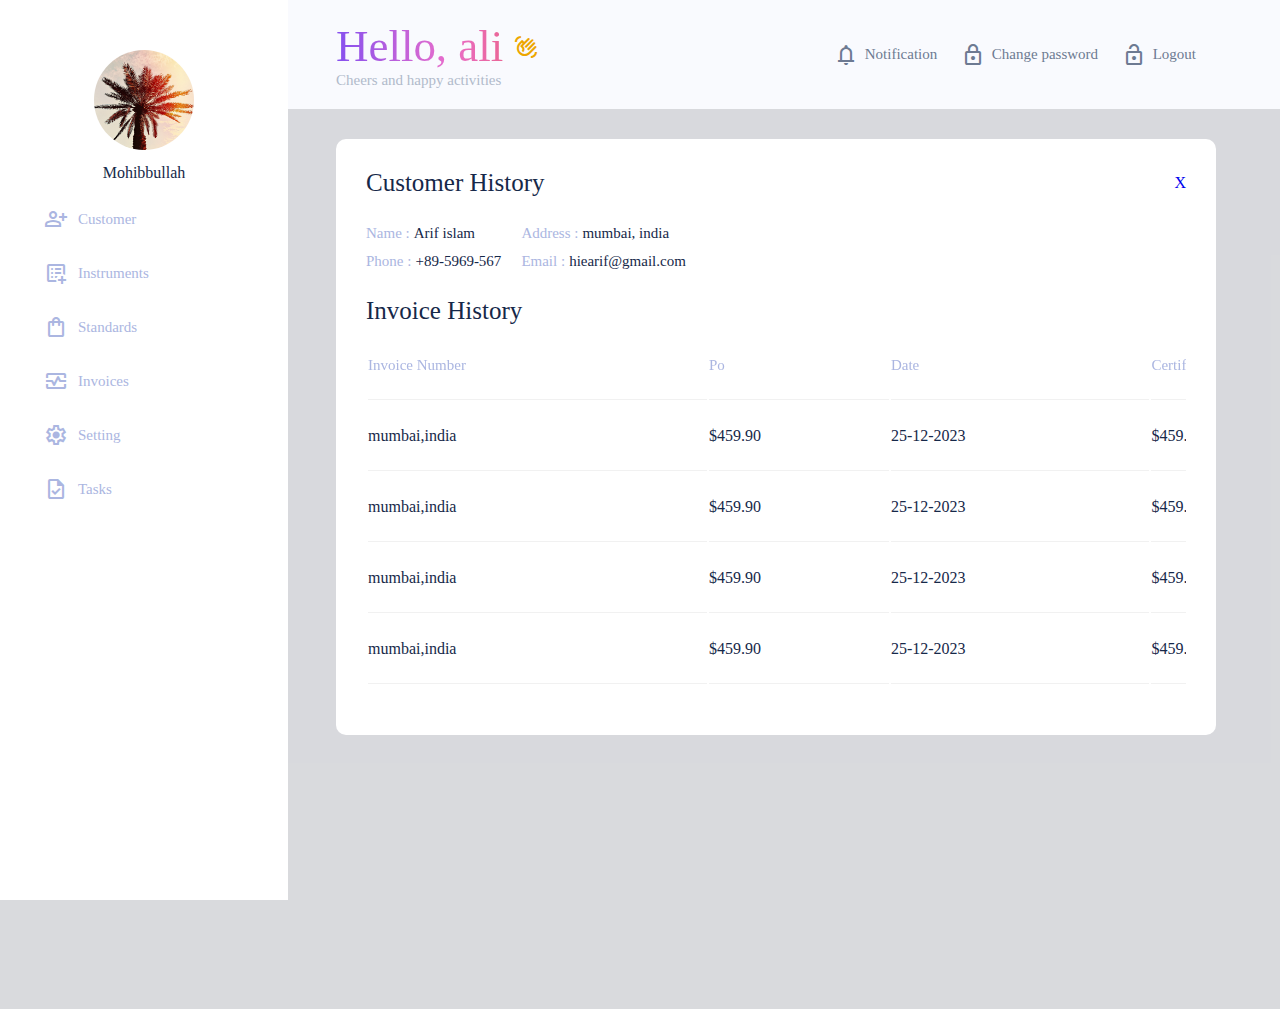
<file: task.html>
<!DOCTYPE html>
<html lang="en">
<head>
    <meta charset="UTF-8">
    <meta http-equiv="X-UA-Compatible" content="IE=edge">
    <meta name="viewport" content="width=device-width, initial-scale=1.0">

    <!-- google icon -->
    <link rel="stylesheet" href="https://fonts.googleapis.com/css2?family=Material+Symbols+Outlined:opsz,wght,FILL,GRAD@20..48,100..700,0..1,-50..200" />

    <title>calibration report tool</title>
    <link rel="stylesheet" href="./css/style.css">
</head>
<body>
    <!-- layout -->
    <div class="main-layout">

        <!-- sidebar -->
        <aside id="side" class="sidebar">
            <!-- close button -->
            <div id="close" class="close">
                X
            </div>
            <!-- close button end -->

            <!-- side logo -->
            <div class="side-logo">
                <figure>
                    <img src="./media/logo.jpg" alt="sideLogo">
                </figure>
                <p class="font-md">Mohibbullah</p>
            </div>
            <!-- side logo end -->
            <div class="side-link">
                <div class="links">
                    <!-- single link -->
                    <a href="./index.html">
                        <span class="material-symbols-outlined">
                            person_add
                        </span>
                        Customer
                    </a>
                    <!-- single link end -->
                    <!-- single link -->
                    <a href="./tabel.html">
                        <span class="material-symbols-outlined">
                            list_alt_add
                        </span>
                        Instruments
                    </a>
                    <!-- single link end -->
                    <!-- single link -->
                    <a href="./standarts.html">
                        <span class="material-symbols-outlined">
                            shopping_bag
                        </span>
                        Standards
                    </a>
                    <!-- single link end -->
                    <!-- single link -->
                    <a href="./invoices.html">
                        <span class="material-symbols-outlined">
                            monitor_heart
                        </span>
                        Invoices
                    </a>
                    <!-- single link end -->
                    <!-- single link -->
                    <a href="./setting.html">
                        <span class="material-symbols-outlined">
                            settings
                        </span>
                        Setting
                    </a>
                    <!-- single link end -->
                    <!-- single link -->
                    <a href="./task.html">
                        <span class="material-symbols-outlined">
                            task
                        </span>
                        Tasks
                    </a>
                    <!-- single link end -->

                    <a href="#" class="show">
                        <span class="material-symbols-outlined icon-width">
                            lock_open
                        </span>
                        Logout
                    </a>
                </div>
            </div>
        </aside>
        <!-- sidebar end -->

        <!-- navbar -->
        <div class="navbar d-flex align-center justify-between">
            <!-- side icon and logo -->
            <div class="d-flex align-center gap-2 sideIcon">
                <!-- bars icon -->
                <div id="menu" class="bars">
                    <span class="material-symbols-outlined">
                        menu
                    </span>
                </div>
                <!-- bars icon end -->

                <!-- logo -->
                <div class="logo">
                    <h2 class="gradien-color">Hello, ali</h2>
                    <p class="text-sm">Cheers and happy activities</p>
                    <span class="material-symbols-outlined">
                        waving_hand
                    </span>
                </div>
                <!-- logo end -->
            </div>
            <!-- side icon and logo end -->

            <!-- nav items -->
            <nav class="nav-link">
                <a href="#" class="size">
                    <span class="material-symbols-outlined icon-width">
                        notifications
                    </span>
                    <span class="text-sm">Notification</span>
                </a>
                <a href="#" class="change">
                    <span class="material-symbols-outlined icon-width">
                        lock
                    </span>
                    <span class="text-sm">Change password</span>
                </a>
                <a href="#" class="change">
                    <span class="material-symbols-outlined icon-width">
                        lock_open
                    </span>
                    <span class="text-sm">Logout</span>
                </a>
            </nav>
            <!-- nav items end -->
        </div>
        <!-- navbar end -->

        <!-- main body -->
        <div class="task">
            <div class="task-table">
                <div class="table">
                    <!-- title -->
                    <div class="title d-flex align-center">
                        <h2>customer history</h2>
                        <a href="#">X</a>
                    </div>
                    <!-- title end -->

                    <div class="adds d-flex align-center gap-2">
                        <div class="adds-dets">
                            <div class="name">
                                <span class="first-span">Name :</span>
                                <span class="last-span">Arif islam</span>
                            </div> 
                            <div class="phone">
                                <span class="first-span">Phone :</span>
                                <span class="last-span">+89-5969-567</span>
                            </div> 
                        </div>
                        <div class="adds-dets">
                            <div class="address">
                                <span class="first-span">Address :</span>
                                <span class="last-span">mumbai, india</span>
                            </div>
                            <div class="email">
                                <span class="first-span">Email :</span>
                                <span class="last-span">hiearif@gmail.com</span>
                            </div>
                        </div>
                    </div>

                    <div class="main-table">
                        <h2>Invoice History</h2>

                        <div class="content-box">
                            <table>
                                <thead>
                                    <tr>
                                        <th>invoice number</th>
                                        <th>po</th>
                                        <th>date</th>
                                        <th>certificate download</th>
                                    </tr>
                                </thead>

                                <tbody>
                                    <tr>
                                        <td>mumbai,india</td>
                                        <td>$459.90</td>
                                        <td>25-12-2023</td>
                                        <td>$459.90</td>
                                    </tr>
                                    <tr>
                                        <td>mumbai,india</td>
                                        <td>$459.90</td>
                                        <td>25-12-2023</td>
                                        <td>$459.90</td>
                                    </tr>
                                    <tr>
                                        <td>mumbai,india</td>
                                        <td>$459.90</td>
                                        <td>25-12-2023</td>
                                        <td>$459.90</td>
                                    </tr>
                                    <tr>
                                        <td>mumbai,india</td>
                                        <td>$459.90</td>
                                        <td>25-12-2023</td>
                                        <td>$459.90</td>
                                    </tr>
                                    <tr>
                                        <td>mumbai,india</td>
                                        <td>$459.90</td>
                                        <td>25-12-2023</td>
                                        <td>$459.90</td>
                                    </tr>
                                </tbody>
                            </table>
                        </div>
                    </div>
                </div>
            </div>
        </div>
        <!-- main body end -->
    </div>
    <!-- layout end -->

    <script src="./app.js"></script>
</body>
</html>
</file>
<file: css/style.css>
@import url('https://fonts.googleapis.com/css2?family=Poppins:wght@100;200;300;400;500;800&display=swap');


@import url(./common.css);
@import url(./variables.css);
@import url(./standards.css);
@import url(./invoices.css);
@import url(./setting.css);
@import url(./task.css);




/* layout styling **************** */

.main-layout{
    min-height: 100vh;
    background-color: #f9fafe;
}

.main-layout .navbar{
    padding: 20px 5%;
    padding-left: 21rem;
}

.main-layout .navbar .bars{
    display: none;
    font-size: 25px;
    cursor: pointer;
}

.main-layout .navbar .bars span{
    font-size: 35px;
}

.main-layout .navbar .logo {
    position: relative;
    display: block;
}

.main-layout .navbar .logo h2{
    font-size: 2.81rem;
    font-weight: 500;
}

.main-layout .navbar .logo p{
    color: var(--gray-100);
    font-weight: 400;
}

.main-layout .navbar .logo span{
    position: absolute;
    top: 15px;
    right: -40px;
    color: #EDA600;
    width: 28.8px;
}

.main-layout .nav-link span{
    vertical-align: middle;
    color: var(--gray-200);
    font-family: 400;
}

.main-layout .nav-link a{
    margin-right: 20px;
}




/* sidebar ******************* */

.sidebar{
    position: fixed;
    top: 0;
    left: 0;
    width: 18rem;
    height: 100vh;
    z-index: 999;
    background: #fff;
    transition: all .3s linear;
}

.sidebar .close{
    position: absolute;
    top: 17px;
    right: 14px;
    width: 30px;
    height: 30px;
    background-color: #08f452;
    border-radius: 100%;
    color: #8b52ed;
    display: flex;
    align-items: center;
    justify-content: center;
    cursor: pointer;
    display: none;
}

.sidebar .side-logo{
    text-align: center;
    padding-top: 50px;
}

.sidebar .side-logo p{
    color: var(--primary);
    margin: 10px 0;
}

.sidebar .side-logo img{
    width: 100px;
    height: 100px;
    border-radius: 100%;
}

.sidebar .side-link .links a{
    display: flex;
    align-items: center;
    gap: 10px;
    background: #fff;
    font-size: 15px;
    font-weight: 400;
    color:#ABB6E1;
    transition: all .4s;
    padding: 15px 0;
    padding-left: 44px;
    
}

.sidebar .side-link .links a:hover{
    color: var(--primary);
    border-left: 5px solid blue;
    background-color: #f3f4f6;
    transition: all .3s;
}

.sidebar .side-link .links .show{
    display: none;
}

/* sidebar end ******************* */


/* main-layout ********************************************/
/* main-layout Customer start *********/

.main-layout .customer{
    padding-right: 5%;
    padding-left: 21rem;
    padding-top: 80px;
    padding-bottom: 30px;
}

.main-layout .customer .pending-title{
    font-size: 25px;
    font-weight: 500;
    color: var(--primary);
    margin-bottom: 38px;
}


.main-layout .customer .pending{
    display: grid;
    gap: 20px;
    grid-template-columns: repeat(4, minmax(0, 1fr));
    /* grid-template-columns: repeat(auto-fit, minmax(18.56rem, 1fr)); */
    /* grid-template-rows: repeat(4, 15.37rem); */
}


.main-layout .customer .pending .card{
    background: #fff;
    height: 15.37rem;
    padding: 20px 15px;
    border-radius: 25px;
    display: flex;
    flex-direction: column;
    align-items: center;
    justify-content: center;
    gap: 20px;
}

.main-layout .customer .pending .card .pending-value{
    width: 102px;
    height: 102px;
    font-size: 40px;
    background: linear-gradient(190deg, #d91caa, #fbfbfa);
    border-radius: 100%;
    display: flex;
    align-items: center;
    justify-content: center;
}

.main-layout .customer .pending .card .pending-value span{
    width: 90px;
    height: 90px;
    border-radius: 100%;
    background-color: #fff;
    display: flex;
    align-items: center;
    justify-content: center;
}

.main-layout .customer .pending .card img{
    width: 125px;
    padding: 35px 15px;
}

.main-layout .customer .pending .card p{
    font-size: 20px;
    font-weight: 400;
    color: var(--primary);
}

/* tasklist style ******* */

.main-layout .customer .tasklist{
    margin-top: 60px;
}

.main-layout .customer .tasklist .task-title{
    font-size: 25px;
    font-weight: 500;
    color: var(--primary);
    margin-bottom: 38px;
}

.main-layout .customer .card-box{
    display: grid;
    gap: 20px;
    grid-template-columns: repeat(3, minmax(0, 1fr));
}

.main-layout .customer .card-box .card{
    height: 15.37rem;
    background: #fff;
    padding: 15px;
    border-radius: 25px;
    display: flex;
    align-items: center;
    justify-content: center;
    gap: 20px;
}

.main-layout .customer .tasklist .card-box .card p{
    font-size: 20px;
    font-weight: 400;
    color: var(--primary);
}

.main-layout .customer .tasklist .card-box .card span{
    color: #FFB26B;
    font-size: 25px;
}

/* tasklist style end ***** */


/* main-layout Customer end **********/


/* main-layout Instruments start **********/

.instruments{
    padding-right: 5%;
    padding-left: 21rem;
    margin-top: 30px;
}

.instruments .instruments-body{
    background: #fff;
    width: 100%;
    height: 690px;
    padding: 30px;
    border-radius: 20px;
}

.instruments .search-area .search{
    width: 40%;
}

.instruments .search-area .search input{
    border: 1px solid#E4E7F2;
    padding: 12px 12px;
    border-radius: 6px;
    width: 100%;
}

.instruments .search-area .search input::placeholder{
    font-size: 15px;
    font-weight: 400;
    color:#ABB6E1;
    text-transform: capitalize;
}

.instruments .search-area .add-btn{
    margin-left: auto;
}

.instruments .search-area .add-btn a{
    background:#3A83F4;
    display: block;
    color: #fff;
    padding: 12px 18px;
    border-radius: 6px;
    font-size: 18px;
    font-weight: 500;
}


.instruments .standards{
    margin-top: 35px;
}

.instruments .standards .stan-title h2{
    font-size: 25px;
    color: black;
    font-weight: 400;
}

.instruments .standards .stan-table{
    margin-top: 30px;
    max-height: 450px;
    overflow-y: scroll;
    overflow-x: scroll;
}

.instruments .standards .table{
    min-width: 1236px;
}

.instruments .standards .table thead{
    position: sticky;
    top: 0;
    left: 0;
    width: 100%;
    background: #fff;
    z-index: 100;
}

.instruments .standards .table thead th{
    color: var(--th-color);
    font-size: 15px;
    font-weight: 400;
    padding-bottom: 25px;
    text-align: left;
    border-bottom: 1px solid #F1F1F1;
}

.instruments .standards .table tbody td{
    color: var(--primary);
    font-size: 16px;
    font-weight: 400;
    padding: 25px 0;
    text-align: left;
    border-bottom: 1px solid #F1F1F1;
}

.instruments .standards .table tbody .edit-delete .edit-btn{
    color: var(--link-color);
    width: 15px;
    display: inline-block;
}

.instruments .standards .table tbody .edit-delete .delete-btn{
    color:#FFB26B;
    width: 15px;
    display: inline-block;
    margin-left: 5px;
}
/* main-layout Instruments end **********/


/* main-layout ********************************************/


/* responsive **********************/

@media (max-width: 1550px){
    .main-layout .customer .pending{
        grid-template-columns: repeat(3, minmax(0, 1fr));
    }
}

@media (max-width: 1280px){
    .main-layout .customer .pending{
        grid-template-columns: repeat(2, minmax(0, 1fr));
    }

    .main-layout .customer .card-box{
        grid-template-columns: repeat(2, minmax(0, 1fr));
    }
}

@media (max-width: 1024px){
    #side{
        left: -18rem;
    }

    #side.active{
        left: 0;
    }

    .main-layout .navbar{
        padding: 8px 5%;
    }

    .main-layout .instruments{
        padding: 0 5%;
    }

    .main-layout .stand{
        padding: 0 5%;
    }

    .main-layout .invoices{
        padding: 0 5% !important;
    }

    .main-layout .setting{
        padding: 0 5% !important;
    }

    .main-layout .task{
        padding: 0 5% !important;
    }

    .main-layout .navbar .bars{
        display: block;
    }

    .sidebar .close{
        display: flex;
    }

    /* .main-layout .navbar .logo {
        display: none;
    } */

    .main-layout .navbar .logo span{
        top: 8px;
        right: -10px;
    }

    .main-layout .navbar .logo h2{
        font-size: 2rem;
    }

    .main-layout .customer{
        padding: 5%;
    }

    .main-layout .nav-link .change{
        display: none;
    }

    .sidebar .side-link .links .show{
        display: flex;
    }

    .main-layout .customer .pending{
        grid-template-columns: repeat(2, minmax(0, 1fr));
    }

    .main-layout .customer .card-box{
        grid-template-columns: repeat(2, minmax(0, 1fr));
    }
}

@media (max-width: 768px){
    .main-layout .customer .pending{
        grid-template-columns: repeat(2, minmax(0, 1fr));
    }
}

@media (max-width: 640px){
    .main-layout .customer .pending{
        grid-template-columns: repeat(1, minmax(0, 1fr));
    }

    .main-layout .customer .card-box{
        grid-template-columns: repeat(1, minmax(0, 1fr));
    }


}

@media (max-width: 385px){
    .main-layout .navbar .bars span {
        font-size: 30px;
    }

    .main-layout .navbar .logo h2 {
        font-size: 1.4rem;
    }

    .main-layout .navbar .logo p {
        font-size: 12px;
    }

    .main-layout .navbar .sideIcon{
        gap: 10px;
    }

    .main-layout .navbar .logo span {
        top: 5px;
        right: 8px;
        font-size: 20px;
    }

    .main-layout .nav-link .size{
        font-size: 14px;
    }

    .main-layout .customer .tasklist .task-title{
        font-size: 20px;
    }

    .main-layout .customer .pending-title{
        font-size: 20px;
    }

    .main-layout .customer .tasklist .card-box .card p{
        font-size: 16px;
    }

    .main-layout .customer .pending .card p{
        font-size: 16px;
    }

    .instruments .search-area .search {
        width: 100%;
        margin-bottom: 20px;
    }

    .instruments .search-area .add-btn a{
        display: inline-block;
    }

    .instruments .search-area{
        display: block;
    }

    .stand .stand-top{
        display: block;
    }

    .stand .stand-top .title h2 {
        font-size: 25px;
    }

    .stand .stand-top .download-btn {
        margin-top: 20px;
    }

    .stand .stand-body .stand-form form .search {
        width: 100%;
    }

    .stand .stand-body .stand-form form .date input{
        margin-bottom: 15px;
    }

    .main-layout .setting .setting-form form .input-box{
        display: block;
    }

    .main-layout .setting .setting-form form .input-box .input{
        margin-bottom: 15px;
    }

    .main-layout .setting .setting-form form .details .items{
        display: block;
    }

    .main-layout .setting .setting-form form .details .items select {
        width: 100%;
        margin-bottom: 15px;
    }

    .main-layout .setting .setting-form form .message{
        display: block;
    }

    .main-layout .setting .setting-form form .message .sms, .main-layout .setting .setting-form form .message .boxs {
        margin-bottom: 15px;
    }

    .main-layout .task .task-table .adds {
        display: block;
    }

    .main-layout .task .task-table .adds .adds-dets{
        margin-bottom: 23px;
    }
}

/* responsive *******************/
</file>
